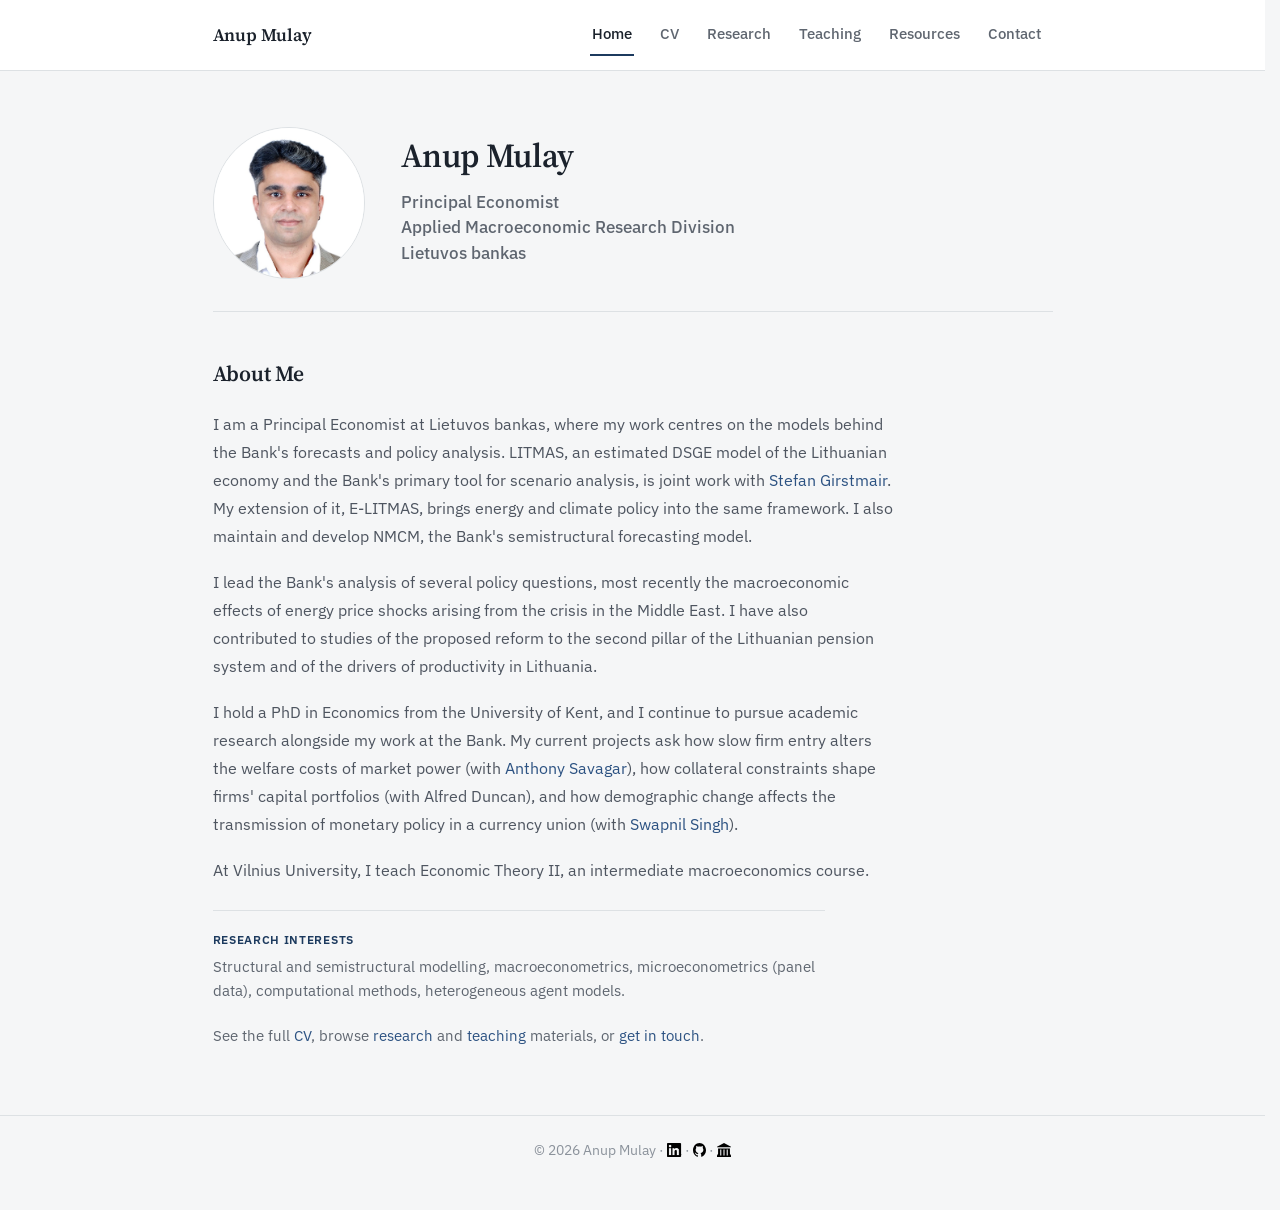
<file: index.html>
<!DOCTYPE html>
<html lang="en">
<head>
<meta charset="UTF-8">
<meta name="viewport" content="width=device-width, initial-scale=1.0">
<title>Anup Mulay, Economist</title>
<meta name="description" content="Anup Mulay is a Principal Economist at Lietuvos bankas specialising in structural and semistructural modelling and macroeconomic policy.">
<meta property="og:title" content="Anup Mulay, Economist">
<meta property="og:description" content="Principal Economist, Lietuvos bankas. Structural and semistructural modelling, policy scenarios, and macroeconomic forecasting.">
<meta property="og:type" content="website">
<meta property="og:image" content="assets/images/anup-mulay.jpg?v=2">
<meta name="google-site-verification" content="DKYR2qPB0Q_RHC6xR3OHBhrATOB_sz1ToDyqzYiDLmU" />
<link rel="icon" href="data:,">
<link rel="preconnect" href="https://fonts.googleapis.com">
<link rel="preconnect" href="https://fonts.gstatic.com" crossorigin>
<link rel="stylesheet" href="https://fonts.googleapis.com/css2?family=IBM+Plex+Sans:wght@400;500;600;700&family=Source+Serif+4:opsz,wght@8..60,500;8..60,600;8..60,700&display=swap">
<link rel="stylesheet" href="css/style.css?v=7">
</head>
<body>

<header class="site-header">
  <div class="nav-inner">
    <a class="brand" href="index.html">Anup Mulay</a>
    <button class="nav-toggle" aria-label="Toggle navigation">☰</button>
    <nav class="site-nav">
      <ul>
        <li><a href="index.html" class="active">Home</a></li>
        <li><a href="cv.html">CV</a></li>
        <li><a href="research.html">Research</a></li>
        <li><a href="teaching.html">Teaching</a></li>
        <li><a href="resources.html">Resources</a></li>
        <li><a href="contact.html">Contact</a></li>
      </ul>
    </nav>
  </div>
</header>

<main class="wrap">

  <section class="hero">
    <div class="hero-grid">
      <img class="avatar" src="assets/images/anup-mulay.jpg?v=2" alt="Anup Mulay">
      <div>
        <h1>Anup Mulay</h1>
        <p class="role">
          Principal Economist<br>
          Applied Macroeconomic Research Division<br>
          Lietuvos bankas
        </p>
      </div>
    </div>
  </section>

  <section class="section">
    <h2>About Me</h2>
    <div class="bio-text">
      <p>
        I am a Principal Economist at Lietuvos bankas, where my work centres on the models behind
        the Bank's forecasts and policy analysis. LITMAS, an estimated DSGE model of the
        Lithuanian economy and the Bank's primary tool for scenario analysis, is joint work with
        <a href="https://stefangirstmair.github.io/" target="_blank" rel="noopener">Stefan Girstmair</a>. My extension of it,
        E-LITMAS, brings energy and climate policy into the same framework. I also maintain and
        develop NMCM, the Bank's semistructural forecasting model.
      </p>
      <p>
        I lead the Bank's analysis of several policy questions, most recently the macroeconomic
        effects of energy price shocks arising from the crisis in the Middle East. I have also
        contributed to studies of the proposed reform to the second pillar of the Lithuanian
        pension system and of the drivers of productivity in Lithuania.
      </p>
      <p>
        I hold a PhD in Economics from the University of Kent, and I continue to pursue academic
        research alongside my work at the Bank. My current projects ask how slow firm entry alters
        the welfare costs of market power (with <a href="https://www.asavagar.com/" target="_blank" rel="noopener">Anthony Savagar</a>), how collateral
        constraints shape firms' capital portfolios (with Alfred Duncan), and how demographic
        change affects the transmission of monetary policy in a currency union (with <a href="https://swapnil1987.github.io/" target="_blank" rel="noopener">Swapnil Singh</a>).
      </p>
      <p>
        At Vilnius University, I teach Economic Theory II, an intermediate macroeconomics course.
      </p>
    </div>

    <p class="interests">
      <span class="interests-label">Research interests</span>
      Structural and semistructural modelling, macroeconometrics, microeconometrics (panel data), computational methods, heterogeneous agent models.
    </p>

    <p class="more-links">
      See the full <a href="cv.html">CV</a>, browse <a href="research.html">research</a> and
      <a href="teaching.html">teaching</a> materials, or <a href="contact.html">get in touch</a>.
    </p>
  </section>

</main>

<footer class="site-footer">
  <div class="wrap">
    &copy; <span id="year"></span> Anup Mulay &middot;
    <a href="https://www.linkedin.com/in/anupmulay1" target="_blank" rel="noopener" title="LinkedIn"><img class="brand-logo" src="assets/images/brand/linkedin-in-black.png" alt="LinkedIn" width="840" height="779"></a> &middot;
    <a href="https://github.com/anupmulay" target="_blank" rel="noopener" title="GitHub"><img class="brand-logo" src="assets/images/brand/github-invertocat-black.svg" alt="GitHub" width="98" height="96"></a> &middot;
    <a href="https://www.lb.lt/en/anup-shamsundar-mulay" target="_blank" rel="noopener" title="Lietuvos bankas"><img class="brand-logo" src="assets/images/icons/bank.svg" alt="Lietuvos bankas" width="26" height="26"></a>
  </div>
</footer>

<script src="js/main.js"></script>
<script>document.getElementById("year").textContent = new Date().getFullYear();</script>
</body>
</html>
</file>
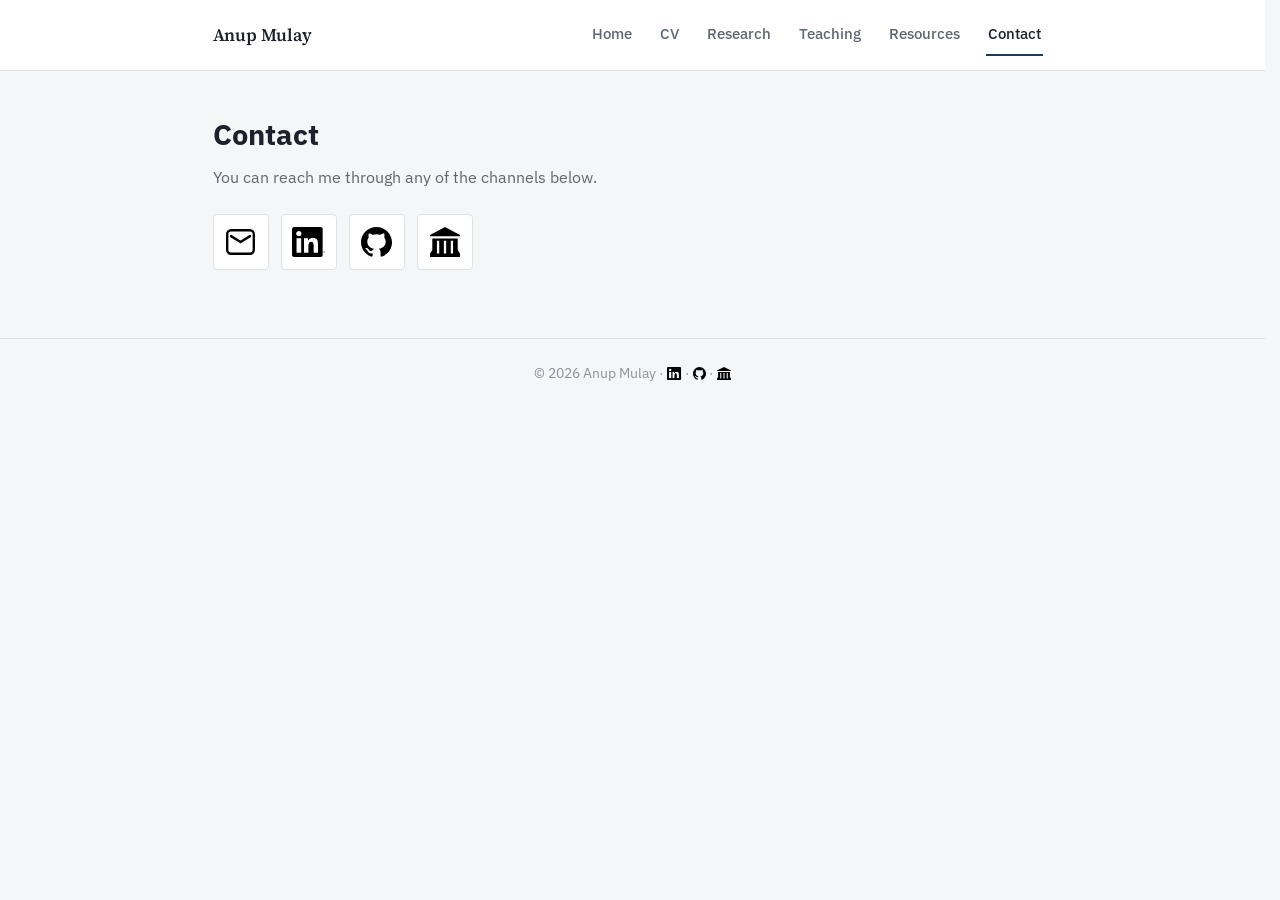
<file: contact.html>
<!DOCTYPE html>
<html lang="en">
<head>
<meta charset="UTF-8">
<meta name="viewport" content="width=device-width, initial-scale=1.0">
<title>Anup Mulay, Contact</title>
<meta name="description" content="Get in touch with Anup Mulay, Principal Economist at Lietuvos bankas.">
<link rel="icon" href="data:,">
<link rel="preconnect" href="https://fonts.googleapis.com">
<link rel="preconnect" href="https://fonts.gstatic.com" crossorigin>
<link rel="stylesheet" href="https://fonts.googleapis.com/css2?family=IBM+Plex+Sans:wght@400;500;600;700&family=Source+Serif+4:opsz,wght@8..60,500;8..60,600;8..60,700&display=swap">
<link rel="stylesheet" href="css/style.css?v=7">
</head>
<body>

<header class="site-header">
  <div class="nav-inner">
    <a class="brand" href="index.html">Anup Mulay</a>
    <button class="nav-toggle" aria-label="Toggle navigation">☰</button>
    <nav class="site-nav">
      <ul>
        <li><a href="index.html">Home</a></li>
        <li><a href="cv.html">CV</a></li>
        <li><a href="research.html">Research</a></li>
        <li><a href="teaching.html">Teaching</a></li>
        <li><a href="resources.html">Resources</a></li>
        <li><a href="contact.html" class="active">Contact</a></li>
      </ul>
    </nav>
  </div>
</header>

<main class="wrap">

  <section class="section" style="padding-top:40px;">
    <h1 style="margin:0 0 8px; font-size:1.8rem;">Contact</h1>
    <p style="color:var(--text-muted); margin:0 0 24px;">You can reach me through any of the channels below.</p>

    <div class="contact-grid">
      <a class="contact-card" href="mailto:anupmulay1@gmail.com" title="Email">
        <img class="mail-icon" src="assets/images/icons/mail.svg" alt="Email" width="31" height="27">
      </a>
      <a class="contact-card" href="https://www.linkedin.com/in/anupmulay1" target="_blank" rel="noopener" title="LinkedIn">
        <img src="assets/images/brand/linkedin-in-black.png" alt="LinkedIn" width="840" height="779">
      </a>
      <a class="contact-card" href="https://github.com/anupmulay" target="_blank" rel="noopener" title="GitHub">
        <img src="assets/images/brand/github-invertocat-black.svg" alt="GitHub" width="98" height="96">
      </a>
      <a class="contact-card" href="https://www.lb.lt/en/anup-shamsundar-mulay" target="_blank" rel="noopener" title="Lietuvos bankas">
        <img src="assets/images/icons/bank.svg" alt="Lietuvos bankas" width="26" height="26">
      </a>
    </div>
  </section>

</main>

<footer class="site-footer">
  <div class="wrap">
    &copy; <span id="year"></span> Anup Mulay &middot;
    <a href="https://www.linkedin.com/in/anupmulay1" target="_blank" rel="noopener" title="LinkedIn"><img class="brand-logo" src="assets/images/brand/linkedin-in-black.png" alt="LinkedIn" width="840" height="779"></a> &middot;
    <a href="https://github.com/anupmulay" target="_blank" rel="noopener" title="GitHub"><img class="brand-logo" src="assets/images/brand/github-invertocat-black.svg" alt="GitHub" width="98" height="96"></a> &middot;
    <a href="https://www.lb.lt/en/anup-shamsundar-mulay" target="_blank" rel="noopener" title="Lietuvos bankas"><img class="brand-logo" src="assets/images/icons/bank.svg" alt="Lietuvos bankas" width="26" height="26"></a>
  </div>
</footer>

<script src="js/main.js"></script>
<script>document.getElementById("year").textContent = new Date().getFullYear();</script>
</body>
</html>
</file>
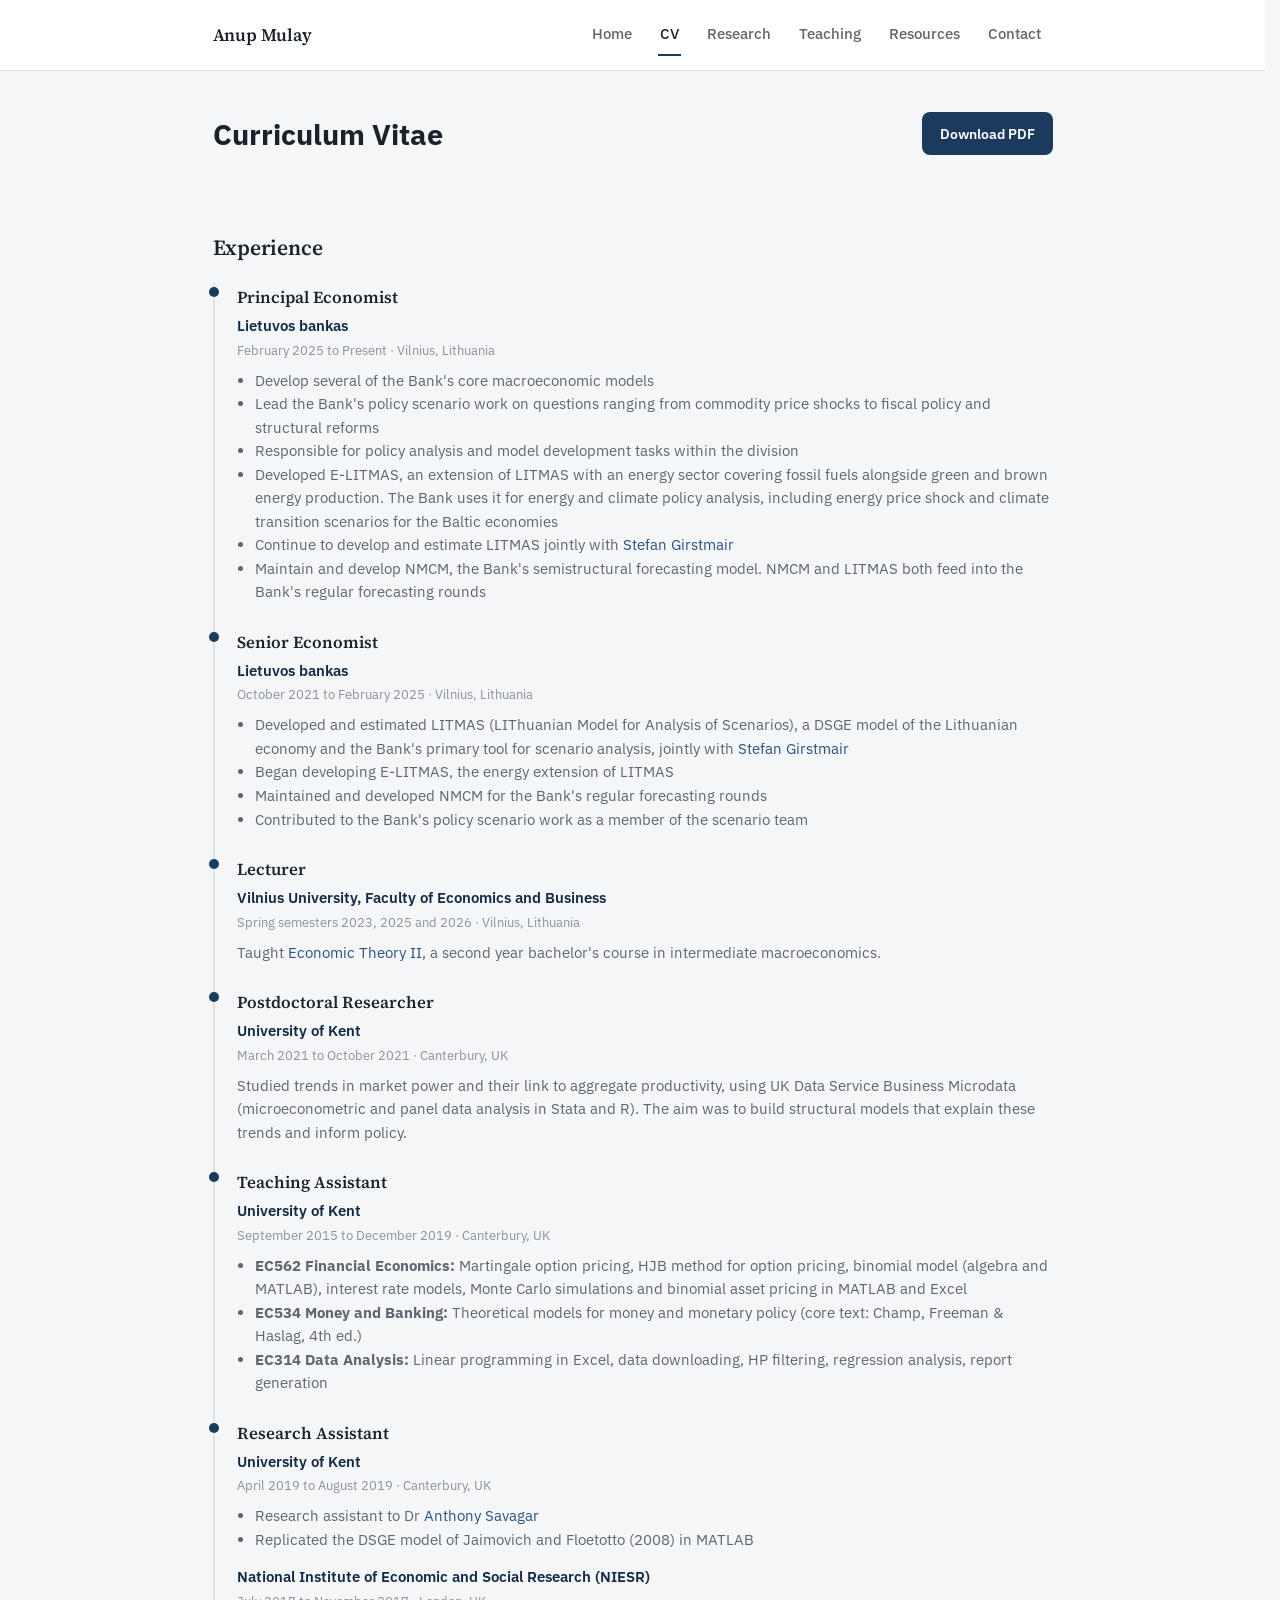
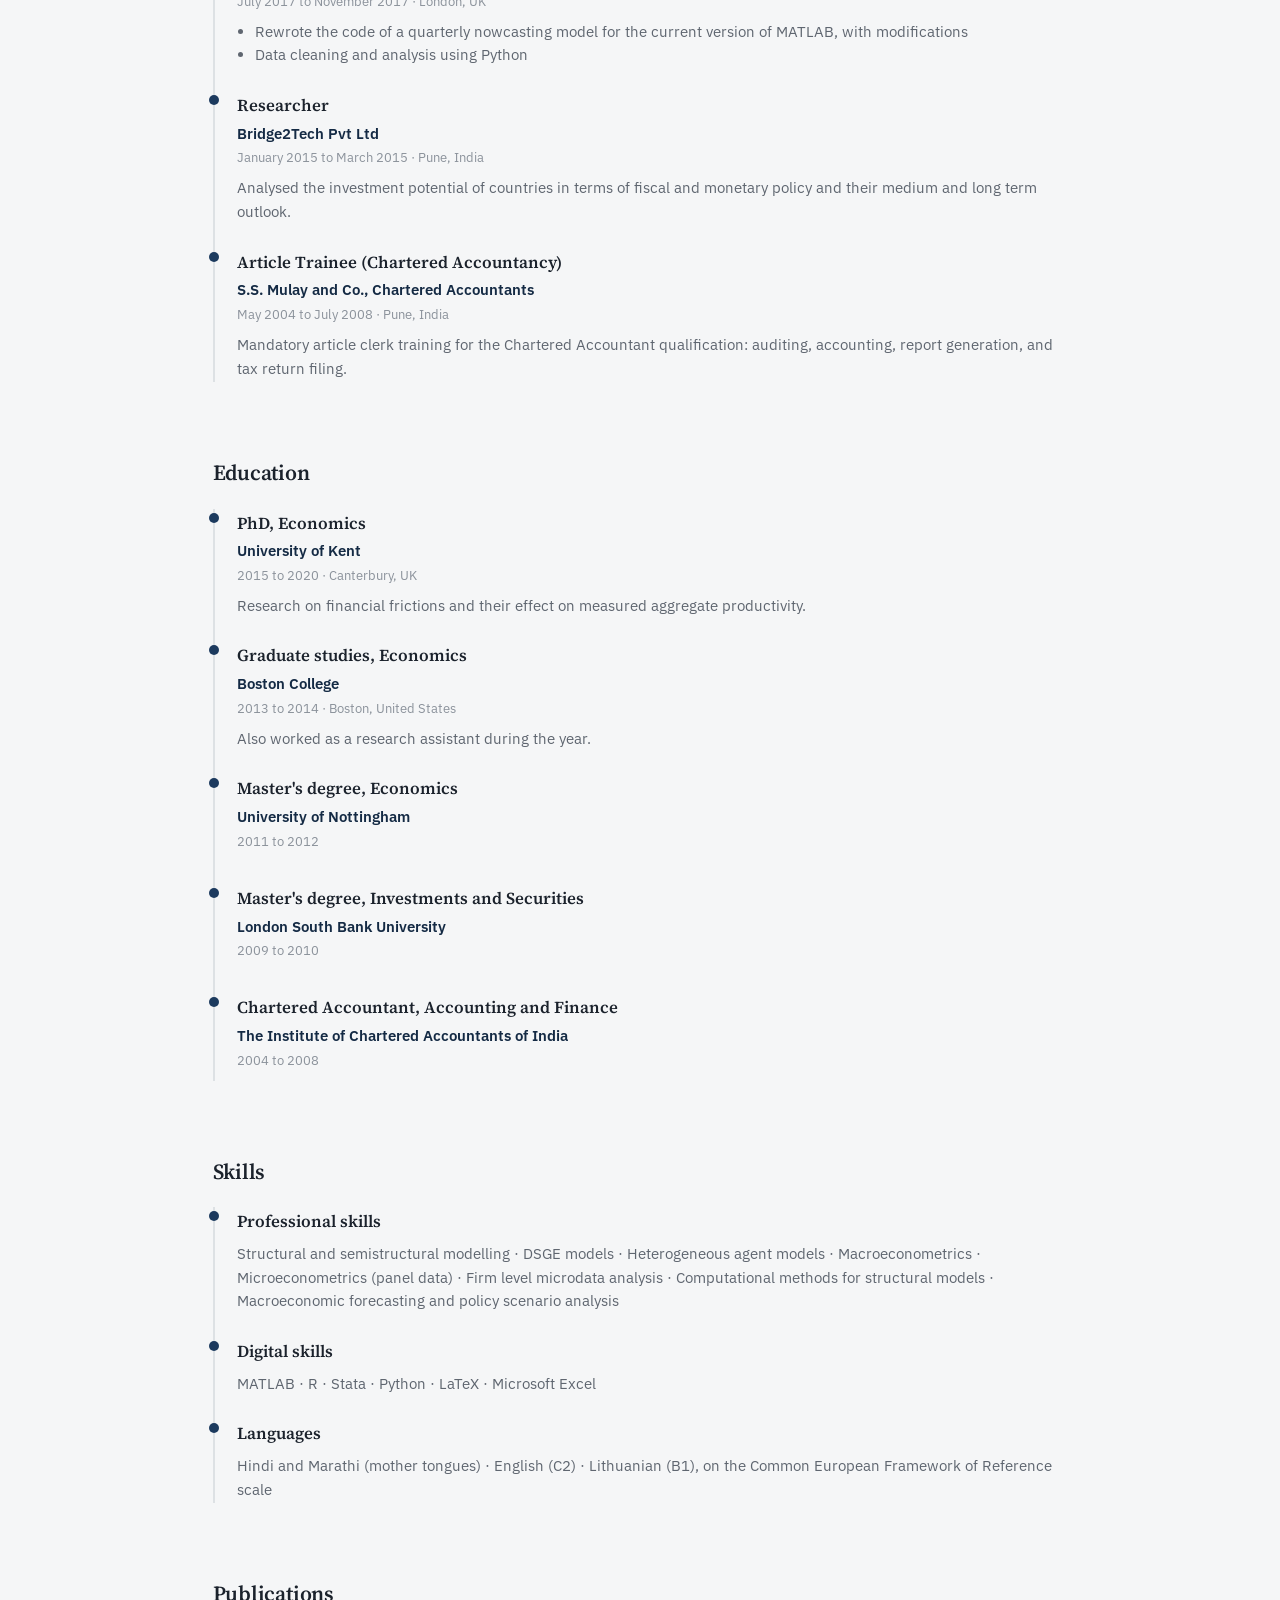
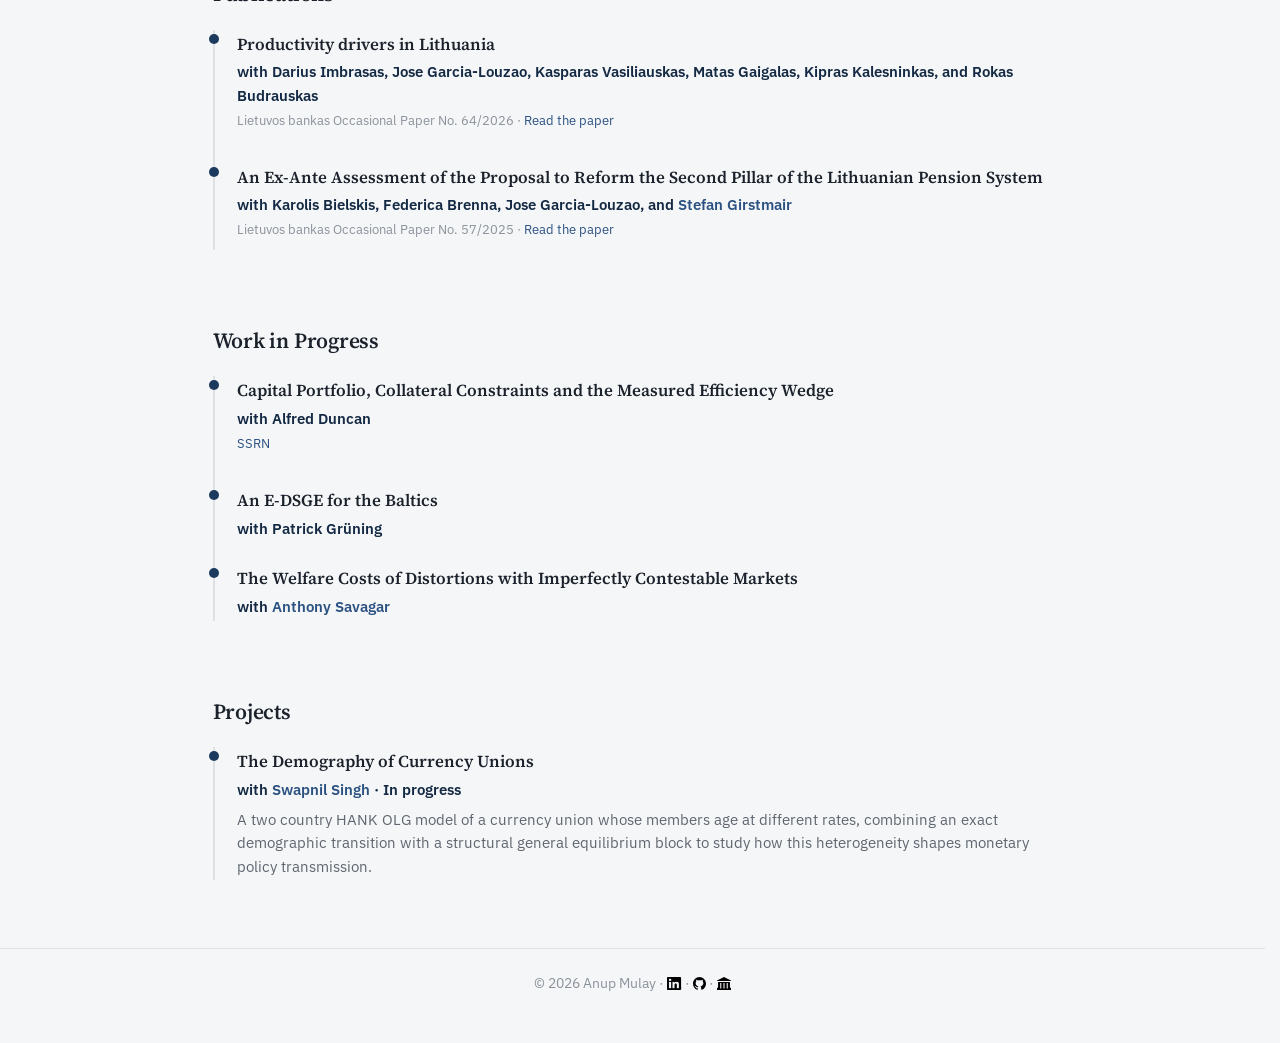
<file: cv.html>
<!DOCTYPE html>
<html lang="en">
<head>
<meta charset="UTF-8">
<meta name="viewport" content="width=device-width, initial-scale=1.0">
<title>Anup Mulay, CV</title>
<meta name="description" content="Curriculum Vitae of Anup Mulay: experience, education, and skills in economics, structural and semistructural modelling, and macroeconometrics.">
<link rel="icon" href="data:,">
<link rel="preconnect" href="https://fonts.googleapis.com">
<link rel="preconnect" href="https://fonts.gstatic.com" crossorigin>
<link rel="stylesheet" href="https://fonts.googleapis.com/css2?family=IBM+Plex+Sans:wght@400;500;600;700&family=Source+Serif+4:opsz,wght@8..60,500;8..60,600;8..60,700&display=swap">
<link rel="stylesheet" href="css/style.css?v=7">
</head>
<body>

<header class="site-header">
  <div class="nav-inner">
    <a class="brand" href="index.html">Anup Mulay</a>
    <button class="nav-toggle" aria-label="Toggle navigation">☰</button>
    <nav class="site-nav">
      <ul>
        <li><a href="index.html">Home</a></li>
        <li><a href="cv.html" class="active">CV</a></li>
        <li><a href="research.html">Research</a></li>
        <li><a href="teaching.html">Teaching</a></li>
        <li><a href="resources.html">Resources</a></li>
        <li><a href="contact.html">Contact</a></li>
      </ul>
    </nav>
  </div>
</header>

<main class="wrap">

  <section class="section" style="padding-top:40px;">
    <div style="display:flex; align-items:center; justify-content:space-between; flex-wrap:wrap; gap:12px;">
      <h1 style="margin:0; font-size:1.8rem;">Curriculum Vitae</h1>
      <a class="btn" href="assets/cv/Anup_Mulay_CV.pdf?v=10" target="_blank" rel="noopener">Download PDF</a>
    </div>
  </section>

  <section class="section">
    <h2>Experience</h2>

    <div class="timeline-item">
      <h3>Principal Economist</h3>
      <div class="org">Lietuvos bankas</div>
      <div class="meta">February 2025 to Present · Vilnius, Lithuania</div>
      <ul>
        <li>Develop several of the Bank's core macroeconomic models</li>
        <li>Lead the Bank's policy scenario work on questions ranging from commodity price shocks to fiscal policy and structural reforms</li>
        <li>Responsible for policy analysis and model development tasks within the division</li>
        <li>Developed E-LITMAS, an extension of LITMAS with an energy sector covering fossil fuels alongside green and brown energy production. The Bank uses it for energy and climate policy analysis, including energy price shock and climate transition scenarios for the Baltic economies</li>
        <li>Continue to develop and estimate LITMAS jointly with <a href="https://stefangirstmair.github.io/" target="_blank" rel="noopener">Stefan Girstmair</a></li>
        <li>Maintain and develop NMCM, the Bank's semistructural forecasting model. NMCM and LITMAS both feed into the Bank's regular forecasting rounds</li>
      </ul>
    </div>

    <div class="timeline-item">
      <h3>Senior Economist</h3>
      <div class="org">Lietuvos bankas</div>
      <div class="meta">October 2021 to February 2025 · Vilnius, Lithuania</div>
      <ul>
        <li>Developed and estimated LITMAS (LIThuanian Model for Analysis of Scenarios), a DSGE model of the Lithuanian economy and the Bank's primary tool for scenario analysis, jointly with <a href="https://stefangirstmair.github.io/" target="_blank" rel="noopener">Stefan Girstmair</a></li>
        <li>Began developing E-LITMAS, the energy extension of LITMAS</li>
        <li>Maintained and developed NMCM for the Bank's regular forecasting rounds</li>
        <li>Contributed to the Bank's policy scenario work as a member of the scenario team</li>
      </ul>
    </div>

    <div class="timeline-item">
      <h3>Lecturer</h3>
      <div class="org">Vilnius University, Faculty of Economics and Business</div>
      <div class="meta">Spring semesters 2023, 2025 and 2026 · Vilnius, Lithuania</div>
      <p>Taught <a href="teaching.html">Economic Theory II</a>, a second year bachelor's course in intermediate macroeconomics.</p>
    </div>

    <div class="timeline-item">
      <h3>Postdoctoral Researcher</h3>
      <div class="org">University of Kent</div>
      <div class="meta">March 2021 to October 2021 · Canterbury, UK</div>
      <p>Studied trends in market power and their link to aggregate productivity, using UK Data Service Business Microdata (microeconometric and panel data analysis in Stata and R). The aim was to build structural models that explain these trends and inform policy.</p>
    </div>

    <div class="timeline-item">
      <h3>Teaching Assistant</h3>
      <div class="org">University of Kent</div>
      <div class="meta">September 2015 to December 2019 · Canterbury, UK</div>
      <ul>
        <li><strong>EC562 Financial Economics:</strong> Martingale option pricing, HJB method for option pricing, binomial model (algebra and MATLAB), interest rate models, Monte Carlo simulations and binomial asset pricing in MATLAB and Excel</li>
        <li><strong>EC534 Money and Banking:</strong> Theoretical models for money and monetary policy (core text: Champ, Freeman &amp; Haslag, 4th ed.)</li>
        <li><strong>EC314 Data Analysis:</strong> Linear programming in Excel, data downloading, HP filtering, regression analysis, report generation</li>
      </ul>
    </div>

    <div class="timeline-item">
      <h3>Research Assistant</h3>
      <div class="org">University of Kent</div>
      <div class="meta">April 2019 to August 2019 · Canterbury, UK</div>
      <ul>
        <li>Research assistant to Dr <a href="https://www.asavagar.com/" target="_blank" rel="noopener">Anthony Savagar</a></li>
        <li>Replicated the DSGE model of Jaimovich and Floetotto (2008) in MATLAB</li>
      </ul>
      <div class="org">National Institute of Economic and Social Research (NIESR)</div>
      <div class="meta">July 2017 to November 2017 · London, UK</div>
      <ul>
        <li>Rewrote the code of a quarterly nowcasting model for the current version of MATLAB, with modifications</li>
        <li>Data cleaning and analysis using Python</li>
      </ul>
    </div>

    <div class="timeline-item">
      <h3>Researcher</h3>
      <div class="org">Bridge2Tech Pvt Ltd</div>
      <div class="meta">January 2015 to March 2015 · Pune, India</div>
      <p>Analysed the investment potential of countries in terms of fiscal and monetary policy and their medium and long term outlook.</p>
    </div>

    <div class="timeline-item">
      <h3>Article Trainee (Chartered Accountancy)</h3>
      <div class="org">S.S. Mulay and Co., Chartered Accountants</div>
      <div class="meta">May 2004 to July 2008 · Pune, India</div>
      <p>Mandatory article clerk training for the Chartered Accountant qualification: auditing, accounting, report generation, and tax return filing.</p>
    </div>
  </section>

  <section class="section">
    <h2>Education</h2>
    <div class="timeline-item">
      <h3>PhD, Economics</h3>
      <div class="org">University of Kent</div>
      <div class="meta">2015 to 2020 · Canterbury, UK</div>
      <p>Research on financial frictions and their effect on measured aggregate productivity.</p>
    </div>
    <div class="timeline-item">
      <h3>Graduate studies, Economics</h3>
      <div class="org">Boston College</div>
      <div class="meta">2013 to 2014 · Boston, United States</div>
      <p>Also worked as a research assistant during the year.</p>
    </div>
    <div class="timeline-item">
      <h3>Master's degree, Economics</h3>
      <div class="org">University of Nottingham</div>
      <div class="meta">2011 to 2012</div>
    </div>
    <div class="timeline-item">
      <h3>Master's degree, Investments and Securities</h3>
      <div class="org">London South Bank University</div>
      <div class="meta">2009 to 2010</div>
    </div>
    <div class="timeline-item">
      <h3>Chartered Accountant, Accounting and Finance</h3>
      <div class="org">The Institute of Chartered Accountants of India</div>
      <div class="meta">2004 to 2008</div>
    </div>
  </section>

  <section class="section">
    <h2>Skills</h2>
    <div class="timeline-item">
      <h3>Professional skills</h3>
      <p>Structural and semistructural modelling &middot; DSGE models &middot; Heterogeneous agent models &middot; Macroeconometrics &middot; Microeconometrics (panel data) &middot; Firm level microdata analysis &middot; Computational methods for structural models &middot; Macroeconomic forecasting and policy scenario analysis</p>
    </div>
    <div class="timeline-item">
      <h3>Digital skills</h3>
      <p>MATLAB &middot; R &middot; Stata &middot; Python &middot; LaTeX &middot; Microsoft Excel</p>
    </div>
    <div class="timeline-item">
      <h3>Languages</h3>
      <p>Hindi and Marathi (mother tongues) &middot; English (C2) &middot; Lithuanian (B1), on the Common European Framework of Reference scale</p>
    </div>
  </section>

  <section class="section">
    <h2>Publications</h2>
    <div class="timeline-item">
      <h3>Productivity drivers in Lithuania</h3>
      <div class="org">with Darius Imbrasas, Jose Garcia-Louzao, Kasparas Vasiliauskas, Matas Gaigalas, Kipras Kalesninkas, and Rokas Budrauskas</div>
      <div class="meta">Lietuvos bankas Occasional Paper No. 64/2026 · <a href="https://www.lb.lt/uploads/publications/docs/80830_89ea45270c557e2697b3c0a20ebb4dfa.pdf" target="_blank" rel="noopener">Read the paper</a></div>
    </div>
    <div class="timeline-item">
      <h3>An Ex-Ante Assessment of the Proposal to Reform the Second Pillar of the Lithuanian Pension System</h3>
      <div class="org">with Karolis Bielskis, Federica Brenna, Jose Garcia-Louzao, and <a href="https://stefangirstmair.github.io/" target="_blank" rel="noopener">Stefan Girstmair</a></div>
      <div class="meta">Lietuvos bankas Occasional Paper No. 57/2025 · <a href="https://www.lb.lt/uploads/publications/docs/51997_99f0a98e57fd62873e5bab678d6514d2.pdf" target="_blank" rel="noopener">Read the paper</a></div>
    </div>
  </section>

  <section class="section">
    <h2>Work in Progress</h2>
    <div class="timeline-item">
      <h3>Capital Portfolio, Collateral Constraints and the Measured Efficiency Wedge</h3>
      <div class="org">with Alfred Duncan</div>
      <div class="meta"><a href="https://papers.ssrn.com/sol3/papers.cfm?abstract_id=4251610" target="_blank" rel="noopener">SSRN</a></div>
    </div>
    <div class="timeline-item">
      <h3>An E-DSGE for the Baltics</h3>
      <div class="org">with Patrick Grüning</div>
    </div>
    <div class="timeline-item">
      <h3>The Welfare Costs of Distortions with Imperfectly Contestable Markets</h3>
      <div class="org">with <a href="https://www.asavagar.com/" target="_blank" rel="noopener">Anthony Savagar</a></div>
    </div>
  </section>

  <section class="section">
    <h2>Projects</h2>
    <div class="timeline-item">
      <h3>The Demography of Currency Unions</h3>
      <div class="org">with <a href="https://swapnil1987.github.io/" target="_blank" rel="noopener">Swapnil Singh</a> · In progress</div>
      <p>A two country HANK OLG model of a currency union whose members age at different rates, combining an exact demographic transition with a structural general equilibrium block to study how this heterogeneity shapes monetary policy transmission.</p>
    </div>
  </section>

</main>

<footer class="site-footer">
  <div class="wrap">
    &copy; <span id="year"></span> Anup Mulay &middot;
    <a href="https://www.linkedin.com/in/anupmulay1" target="_blank" rel="noopener" title="LinkedIn"><img class="brand-logo" src="assets/images/brand/linkedin-in-black.png" alt="LinkedIn" width="840" height="779"></a> &middot;
    <a href="https://github.com/anupmulay" target="_blank" rel="noopener" title="GitHub"><img class="brand-logo" src="assets/images/brand/github-invertocat-black.svg" alt="GitHub" width="98" height="96"></a> &middot;
    <a href="https://www.lb.lt/en/anup-shamsundar-mulay" target="_blank" rel="noopener" title="Lietuvos bankas"><img class="brand-logo" src="assets/images/icons/bank.svg" alt="Lietuvos bankas" width="26" height="26"></a>
  </div>
</footer>

<script src="js/main.js"></script>
<script>document.getElementById("year").textContent = new Date().getFullYear();</script>
</body>
</html>
</file>
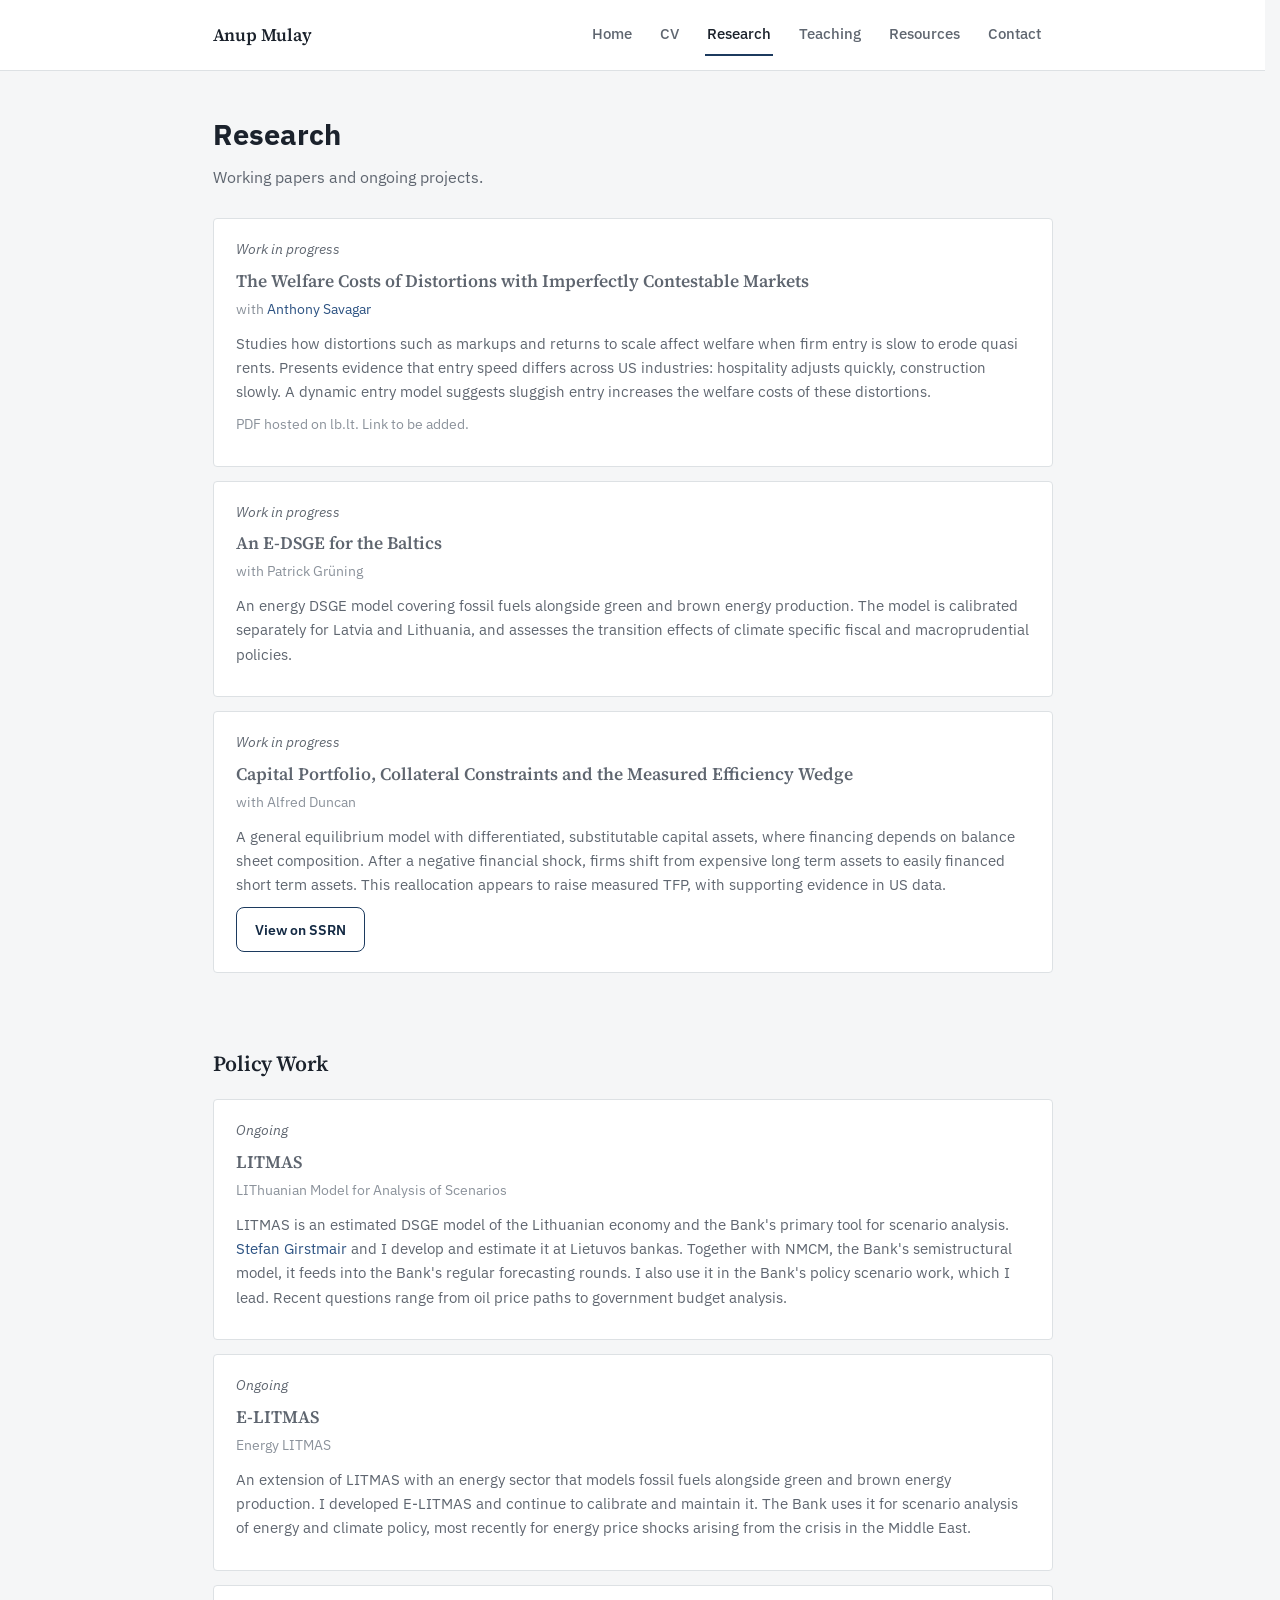
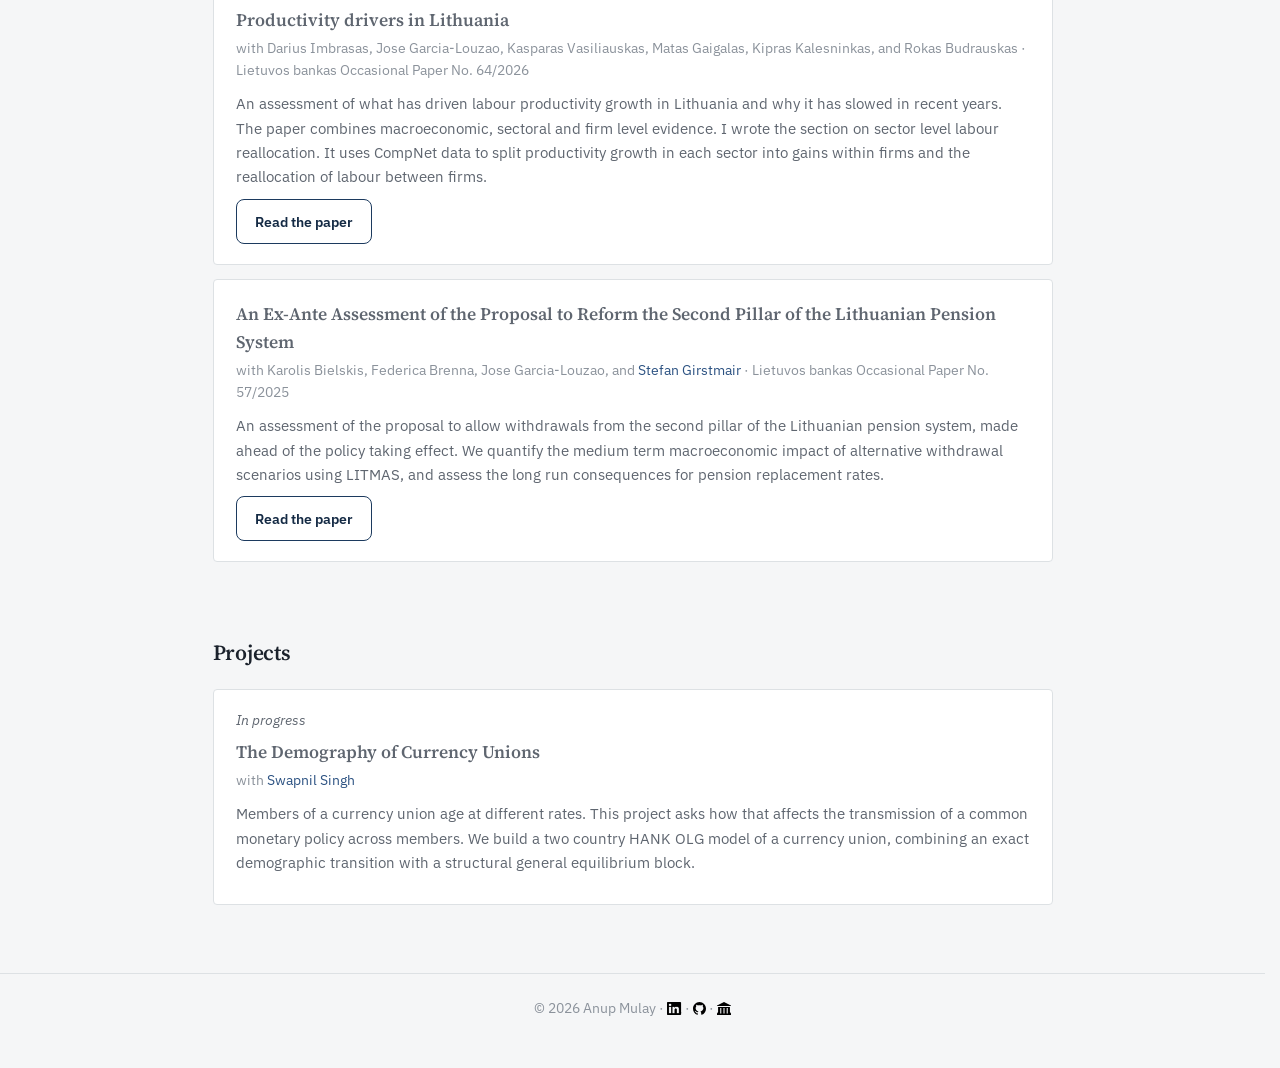
<file: research.html>
<!DOCTYPE html>
<html lang="en">
<head>
<meta charset="UTF-8">
<meta name="viewport" content="width=device-width, initial-scale=1.0">
<title>Anup Mulay, Research</title>
<meta name="description" content="Research projects by Anup Mulay on welfare costs of distortions, capital portfolio and collateral constraints, and climate modelling for the Baltics.">
<link rel="icon" href="data:,">
<link rel="preconnect" href="https://fonts.googleapis.com">
<link rel="preconnect" href="https://fonts.gstatic.com" crossorigin>
<link rel="stylesheet" href="https://fonts.googleapis.com/css2?family=IBM+Plex+Sans:wght@400;500;600;700&family=Source+Serif+4:opsz,wght@8..60,500;8..60,600;8..60,700&display=swap">
<link rel="stylesheet" href="css/style.css?v=7">
</head>
<body>

<header class="site-header">
  <div class="nav-inner">
    <a class="brand" href="index.html">Anup Mulay</a>
    <button class="nav-toggle" aria-label="Toggle navigation">☰</button>
    <nav class="site-nav">
      <ul>
        <li><a href="index.html">Home</a></li>
        <li><a href="cv.html">CV</a></li>
        <li><a href="research.html" class="active">Research</a></li>
        <li><a href="teaching.html">Teaching</a></li>
        <li><a href="resources.html">Resources</a></li>
        <li><a href="contact.html">Contact</a></li>
      </ul>
    </nav>
  </div>
</header>

<main class="wrap">

  <section class="section" style="padding-top:40px;">
    <h1 style="margin:0 0 8px; font-size:1.8rem;">Research</h1>
    <p style="color:var(--text-muted); margin:0;">Working papers and ongoing projects.</p>
  </section>

  <section class="section" style="padding-top:0;">

    <div class="card paper">
      <span class="status">Work in progress</span>
      <p class="paper-title">The Welfare Costs of Distortions with Imperfectly Contestable Markets</p>
      <p class="paper-meta">with <a href="https://www.asavagar.com/" target="_blank" rel="noopener">Anthony Savagar</a></p>
      <p>Studies how distortions such as markups and returns to scale affect welfare when firm entry is slow to erode quasi rents. Presents evidence that entry speed differs across US industries: hospitality adjusts quickly, construction slowly. A dynamic entry model suggests sluggish entry increases the welfare costs of these distortions.</p>
      <p style="color:var(--text-faint); font-size:0.85rem;">PDF hosted on lb.lt. Link to be added.</p>
    </div>

    <div class="card paper">
      <span class="status">Work in progress</span>
      <p class="paper-title">An E-DSGE for the Baltics</p>
      <p class="paper-meta">with Patrick Grüning</p>
      <p>An energy DSGE model covering fossil fuels alongside green and brown energy production. The model is calibrated separately for Latvia and Lithuania, and assesses the transition effects of climate specific fiscal and macroprudential policies.</p>
    </div>

    <div class="card paper">
      <span class="status">Work in progress</span>
      <p class="paper-title">Capital Portfolio, Collateral Constraints and the Measured Efficiency Wedge</p>
      <p class="paper-meta">with Alfred Duncan</p>
      <p>A general equilibrium model with differentiated, substitutable capital assets, where financing depends on balance sheet composition. After a negative financial shock, firms shift from expensive long term assets to easily financed short term assets. This reallocation appears to raise measured TFP, with supporting evidence in US data.</p>
      <a class="btn-outline btn" href="https://papers.ssrn.com/sol3/papers.cfm?abstract_id=4251610" target="_blank" rel="noopener">View on SSRN</a>
    </div>

  </section>

  <section class="section">
    <h2>Policy Work</h2>

    <div class="card paper">
      <span class="status">Ongoing</span>
      <p class="paper-title">LITMAS</p>
      <p class="paper-meta">LIThuanian Model for Analysis of Scenarios</p>
      <p>LITMAS is an estimated DSGE model of the Lithuanian economy and the Bank's primary tool for scenario analysis. <a href="https://stefangirstmair.github.io/" target="_blank" rel="noopener">Stefan Girstmair</a> and I develop and estimate it at Lietuvos bankas. Together with NMCM, the Bank's semistructural model, it feeds into the Bank's regular forecasting rounds. I also use it in the Bank's policy scenario work, which I lead. Recent questions range from oil price paths to government budget analysis.</p>
    </div>

    <div class="card paper">
      <span class="status">Ongoing</span>
      <p class="paper-title">E-LITMAS</p>
      <p class="paper-meta">Energy LITMAS</p>
      <p>An extension of LITMAS with an energy sector that models fossil fuels alongside green and brown energy production. I developed E-LITMAS and continue to calibrate and maintain it. The Bank uses it for scenario analysis of energy and climate policy, most recently for energy price shocks arising from the crisis in the Middle East.</p>
    </div>

    <div class="card paper">
      <p class="paper-title">Productivity drivers in Lithuania</p>
      <p class="paper-meta">with Darius Imbrasas, Jose Garcia-Louzao, Kasparas Vasiliauskas, Matas Gaigalas, Kipras Kalesninkas, and Rokas Budrauskas &middot; Lietuvos bankas Occasional Paper No. 64/2026</p>
      <p>An assessment of what has driven labour productivity growth in Lithuania and why it has slowed in recent years. The paper combines macroeconomic, sectoral and firm level evidence. I wrote the section on sector level labour reallocation. It uses CompNet data to split productivity growth in each sector into gains within firms and the reallocation of labour between firms.</p>
      <a class="btn-outline btn" href="https://www.lb.lt/uploads/publications/docs/80830_89ea45270c557e2697b3c0a20ebb4dfa.pdf" target="_blank" rel="noopener">Read the paper</a>
    </div>

    <div class="card paper">
      <p class="paper-title">An Ex-Ante Assessment of the Proposal to Reform the Second Pillar of the Lithuanian Pension System</p>
      <p class="paper-meta">with Karolis Bielskis, Federica Brenna, Jose Garcia-Louzao, and <a href="https://stefangirstmair.github.io/" target="_blank" rel="noopener">Stefan Girstmair</a> &middot; Lietuvos bankas Occasional Paper No. 57/2025</p>
      <p>An assessment of the proposal to allow withdrawals from the second pillar of the Lithuanian pension system, made ahead of the policy taking effect. We quantify the medium term macroeconomic impact of alternative withdrawal scenarios using LITMAS, and assess the long run consequences for pension replacement rates.</p>
      <a class="btn-outline btn" href="https://www.lb.lt/uploads/publications/docs/51997_99f0a98e57fd62873e5bab678d6514d2.pdf" target="_blank" rel="noopener">Read the paper</a>
    </div>

  </section>

  <section class="section">
    <h2>Projects</h2>

    <div class="card paper">
      <span class="status">In progress</span>
      <p class="paper-title">The Demography of Currency Unions</p>
      <p class="paper-meta">with <a href="https://swapnil1987.github.io/" target="_blank" rel="noopener">Swapnil Singh</a></p>
      <p>Members of a currency union age at different rates. This project asks how that affects the transmission of a common monetary policy across members. We build a two country HANK OLG model of a currency union, combining an exact demographic transition with a structural general equilibrium block.</p>
    </div>

  </section>

</main>

<footer class="site-footer">
  <div class="wrap">
    &copy; <span id="year"></span> Anup Mulay &middot;
    <a href="https://www.linkedin.com/in/anupmulay1" target="_blank" rel="noopener" title="LinkedIn"><img class="brand-logo" src="assets/images/brand/linkedin-in-black.png" alt="LinkedIn" width="840" height="779"></a> &middot;
    <a href="https://github.com/anupmulay" target="_blank" rel="noopener" title="GitHub"><img class="brand-logo" src="assets/images/brand/github-invertocat-black.svg" alt="GitHub" width="98" height="96"></a> &middot;
    <a href="https://www.lb.lt/en/anup-shamsundar-mulay" target="_blank" rel="noopener" title="Lietuvos bankas"><img class="brand-logo" src="assets/images/icons/bank.svg" alt="Lietuvos bankas" width="26" height="26"></a>
  </div>
</footer>

<script src="js/main.js"></script>
<script>document.getElementById("year").textContent = new Date().getFullYear();</script>
</body>
</html>
</file>
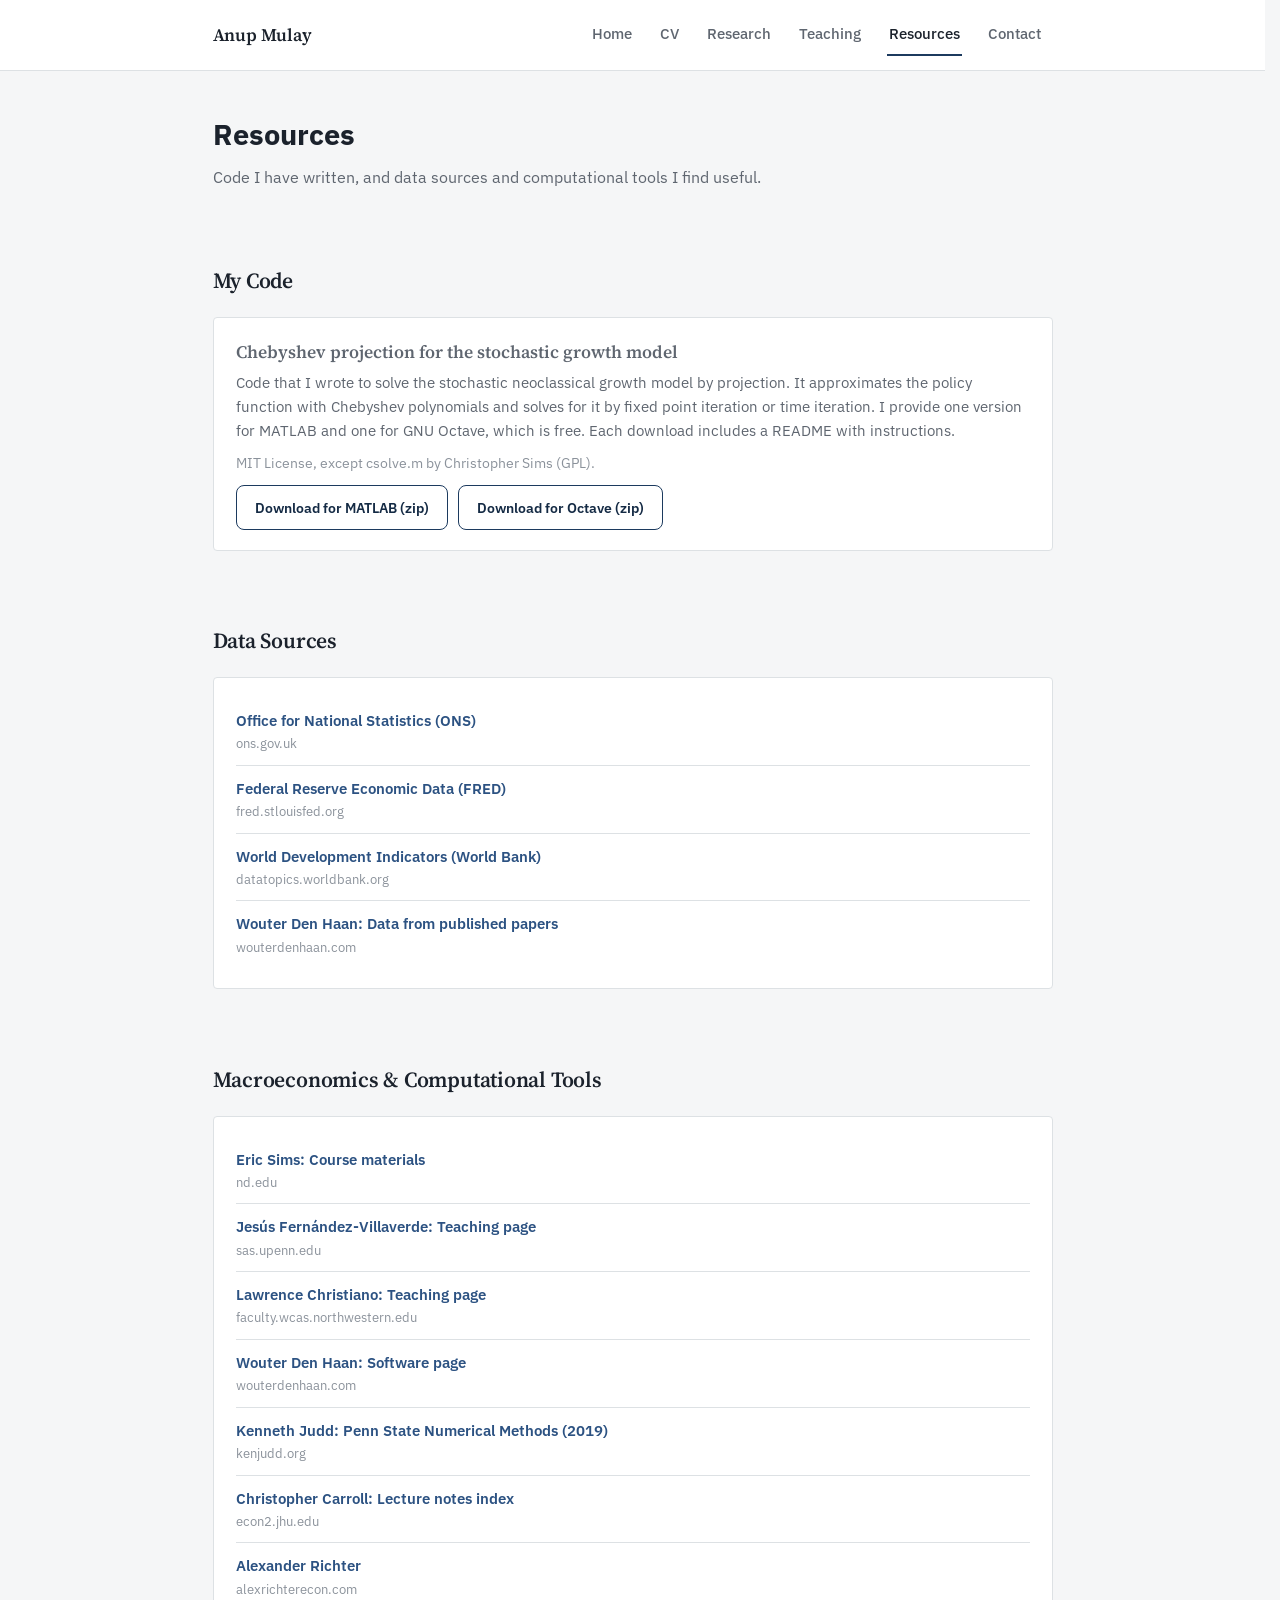
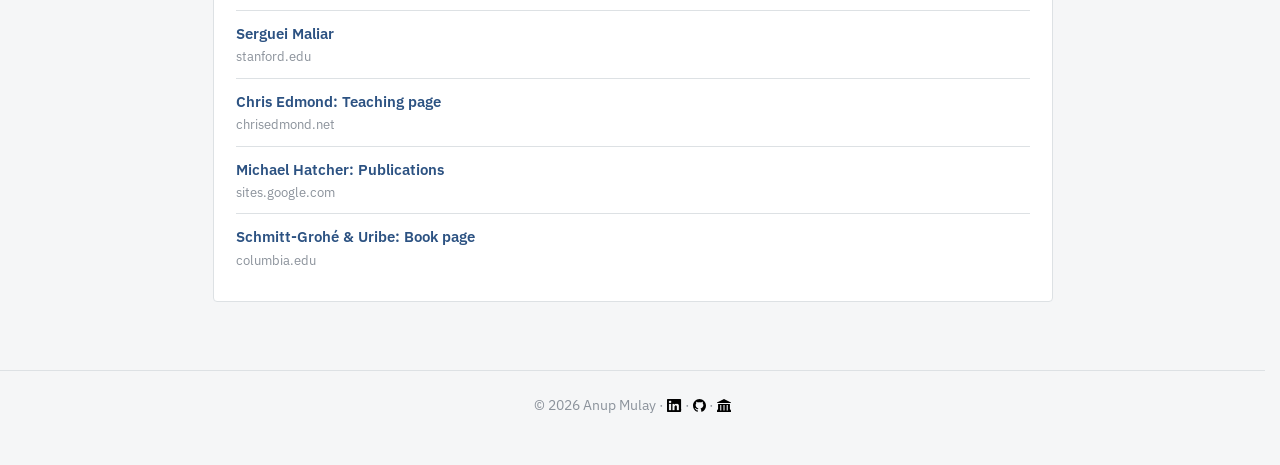
<file: resources.html>
<!DOCTYPE html>
<html lang="en">
<head>
<meta charset="UTF-8">
<meta name="viewport" content="width=device-width, initial-scale=1.0">
<title>Anup Mulay, Resources</title>
<meta name="description" content="Data sources and computational macroeconomics resources curated by Anup Mulay.">
<link rel="icon" href="data:,">
<link rel="preconnect" href="https://fonts.googleapis.com">
<link rel="preconnect" href="https://fonts.gstatic.com" crossorigin>
<link rel="stylesheet" href="https://fonts.googleapis.com/css2?family=IBM+Plex+Sans:wght@400;500;600;700&family=Source+Serif+4:opsz,wght@8..60,500;8..60,600;8..60,700&display=swap">
<link rel="stylesheet" href="css/style.css?v=7">
</head>
<body>

<header class="site-header">
  <div class="nav-inner">
    <a class="brand" href="index.html">Anup Mulay</a>
    <button class="nav-toggle" aria-label="Toggle navigation">☰</button>
    <nav class="site-nav">
      <ul>
        <li><a href="index.html">Home</a></li>
        <li><a href="cv.html">CV</a></li>
        <li><a href="research.html">Research</a></li>
        <li><a href="teaching.html">Teaching</a></li>
        <li><a href="resources.html" class="active">Resources</a></li>
        <li><a href="contact.html">Contact</a></li>
      </ul>
    </nav>
  </div>
</header>

<main class="wrap">

  <section class="section" style="padding-top:40px;">
    <h1 style="margin:0 0 8px; font-size:1.8rem;">Resources</h1>
    <p style="color:var(--text-muted); margin:0;">Code I have written, and data sources and computational tools I find useful.</p>
  </section>

  <section class="section">
    <h2>My Code</h2>
    <div class="card paper">
      <p class="paper-title">Chebyshev projection for the stochastic growth model</p>
      <p>Code that I wrote to solve the stochastic neoclassical growth model by projection. It approximates the policy function with Chebyshev polynomials and solves for it by fixed point iteration or time iteration. I provide one version for MATLAB and one for GNU Octave, which is free. Each download includes a README with instructions.</p>
      <p style="color:var(--text-faint); font-size:0.85rem;">MIT License, except csolve.m by Christopher Sims (GPL).</p>
      <div style="display:flex; flex-wrap:wrap; gap:10px;">
        <a class="btn-outline btn" href="assets/code/chebyshev_projection_matlab.zip?v=2" download>Download for MATLAB (zip)</a>
        <a class="btn-outline btn" href="assets/code/chebyshev_projection_octave.zip?v=2" download>Download for Octave (zip)</a>
      </div>
    </div>
  </section>

  <section class="section">
    <h2>Data Sources</h2>
    <div class="card">
      <ul class="resource-list">
        <li>
          <a href="https://www.ons.gov.uk/" target="_blank" rel="noopener">Office for National Statistics (ONS)</a>
          <span class="url">ons.gov.uk</span>
        </li>
        <li>
          <a href="https://fred.stlouisfed.org/" target="_blank" rel="noopener">Federal Reserve Economic Data (FRED)</a>
          <span class="url">fred.stlouisfed.org</span>
        </li>
        <li>
          <a href="https://datatopics.worldbank.org/world-development-indicators/" target="_blank" rel="noopener">World Development Indicators (World Bank)</a>
          <span class="url">datatopics.worldbank.org</span>
        </li>
        <li>
          <a href="http://www.wouterdenhaan.com/data.htm" target="_blank" rel="noopener">Wouter Den Haan: Data from published papers</a>
          <span class="url">wouterdenhaan.com</span>
        </li>
      </ul>
    </div>
  </section>

  <section class="section">
    <h2>Macroeconomics &amp; Computational Tools</h2>
    <div class="card">
      <ul class="resource-list">
        <li>
          <a href="https://www3.nd.edu/~esims1/Courses.html" target="_blank" rel="noopener">Eric Sims: Course materials</a>
          <span class="url">nd.edu</span>
        </li>
        <li>
          <a href="https://www.sas.upenn.edu/~jesusfv/teaching.html" target="_blank" rel="noopener">Jesús Fernández-Villaverde: Teaching page</a>
          <span class="url">sas.upenn.edu</span>
        </li>
        <li>
          <a href="https://faculty.wcas.northwestern.edu/~lchrist/teaching.html" target="_blank" rel="noopener">Lawrence Christiano: Teaching page</a>
          <span class="url">faculty.wcas.northwestern.edu</span>
        </li>
        <li>
          <a href="http://www.wouterdenhaan.com/software.htm" target="_blank" rel="noopener">Wouter Den Haan: Software page</a>
          <span class="url">wouterdenhaan.com</span>
        </li>
        <li>
          <a href="https://kenjudd.org/teaching/penn-state-numerical-methods/penn-state-2019/" target="_blank" rel="noopener">Kenneth Judd: Penn State Numerical Methods (2019)</a>
          <span class="url">kenjudd.org</span>
        </li>
        <li>
          <a href="http://www.econ2.jhu.edu/people/ccarroll/public/lecturenotes/IndexAll/Index/" target="_blank" rel="noopener">Christopher Carroll: Lecture notes index</a>
          <span class="url">econ2.jhu.edu</span>
        </li>
        <li>
          <a href="http://alexrichterecon.com/" target="_blank" rel="noopener">Alexander Richter</a>
          <span class="url">alexrichterecon.com</span>
        </li>
        <li>
          <a href="https://stanford.edu/~maliars/" target="_blank" rel="noopener">Serguei Maliar</a>
          <span class="url">stanford.edu</span>
        </li>
        <li>
          <a href="http://www.chrisedmond.net/teaching.html" target="_blank" rel="noopener">Chris Edmond: Teaching page</a>
          <span class="url">chrisedmond.net</span>
        </li>
        <li>
          <a href="https://sites.google.com/site/michaelhatcherecon/publications" target="_blank" rel="noopener">Michael Hatcher: Publications</a>
          <span class="url">sites.google.com</span>
        </li>
        <li>
          <a href="http://www.columbia.edu/~mu2166/book/" target="_blank" rel="noopener">Schmitt-Grohé &amp; Uribe: Book page</a>
          <span class="url">columbia.edu</span>
        </li>
      </ul>
    </div>
  </section>

</main>

<footer class="site-footer">
  <div class="wrap">
    &copy; <span id="year"></span> Anup Mulay &middot;
    <a href="https://www.linkedin.com/in/anupmulay1" target="_blank" rel="noopener" title="LinkedIn"><img class="brand-logo" src="assets/images/brand/linkedin-in-black.png" alt="LinkedIn" width="840" height="779"></a> &middot;
    <a href="https://github.com/anupmulay" target="_blank" rel="noopener" title="GitHub"><img class="brand-logo" src="assets/images/brand/github-invertocat-black.svg" alt="GitHub" width="98" height="96"></a> &middot;
    <a href="https://www.lb.lt/en/anup-shamsundar-mulay" target="_blank" rel="noopener" title="Lietuvos bankas"><img class="brand-logo" src="assets/images/icons/bank.svg" alt="Lietuvos bankas" width="26" height="26"></a>
  </div>
</footer>

<script src="js/main.js"></script>
<script>document.getElementById("year").textContent = new Date().getFullYear();</script>
</body>
</html>
</file>
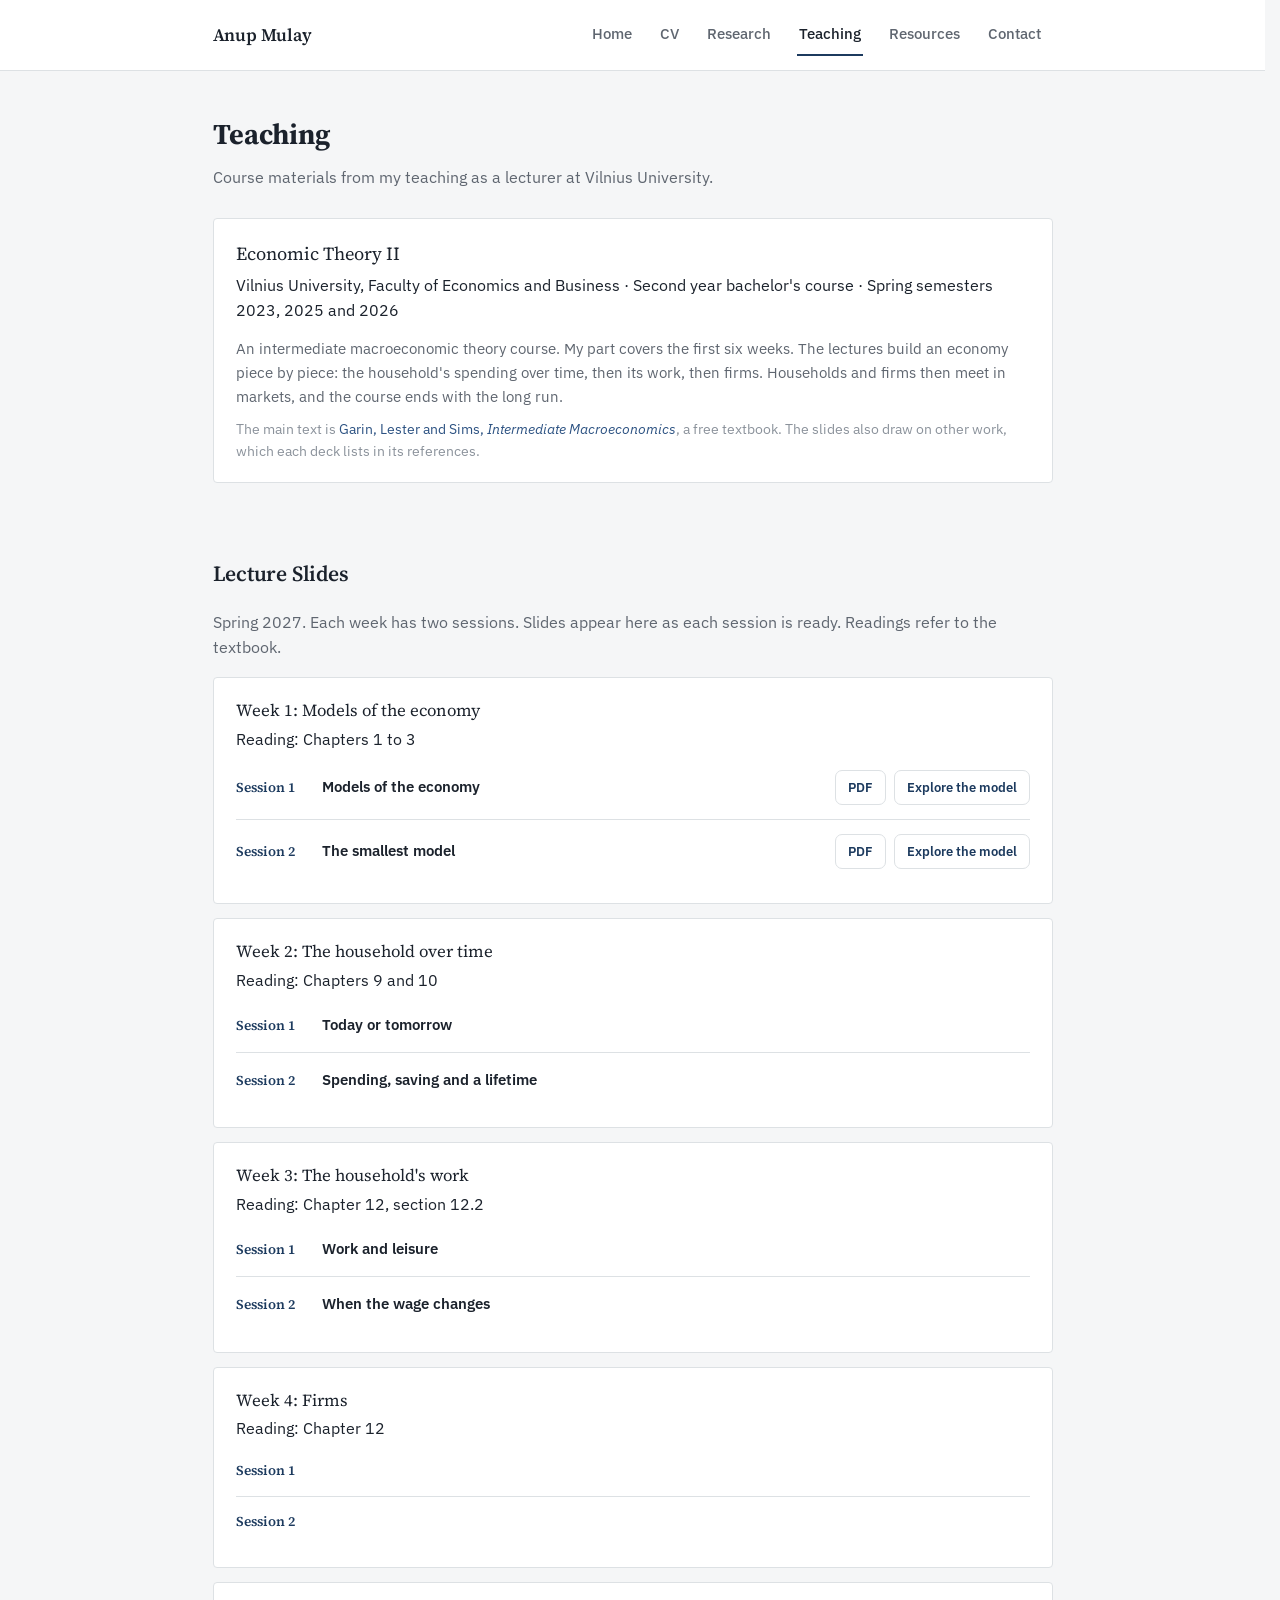
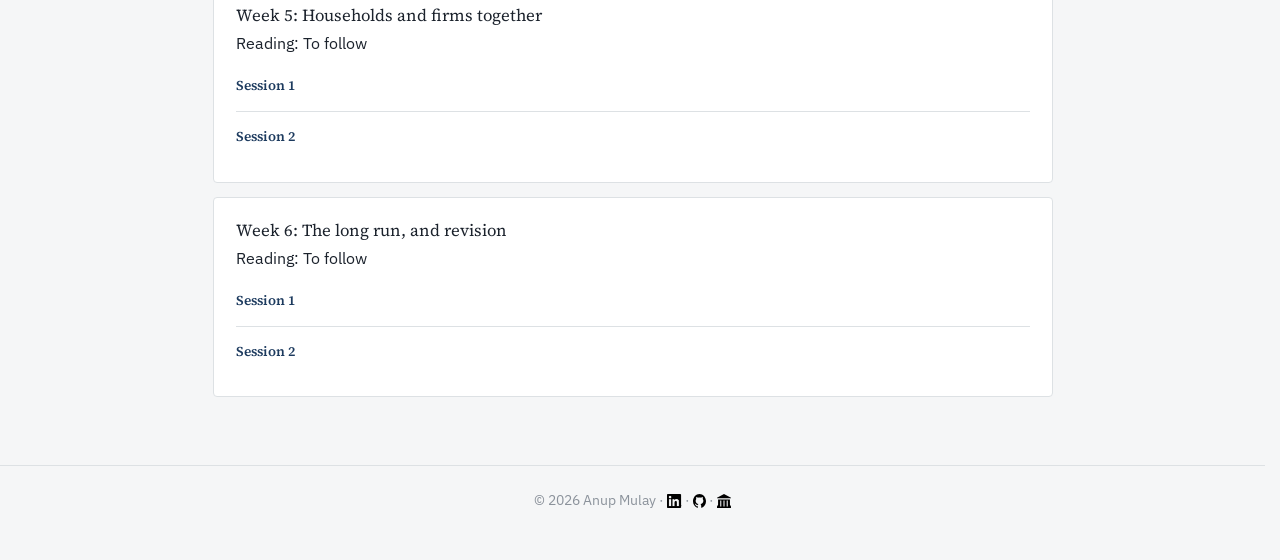
<file: teaching.html>
<!DOCTYPE html>
<html lang="en">
<head>
<meta charset="UTF-8">
<meta name="viewport" content="width=device-width, initial-scale=1.0">
<title>Anup Mulay, Teaching</title>
<meta name="description" content="Teaching materials from Anup Mulay's Economic Theory II course at Vilnius University.">
<link rel="icon" href="data:,">
<link rel="preconnect" href="https://fonts.googleapis.com">
<link rel="preconnect" href="https://fonts.gstatic.com" crossorigin>
<link rel="stylesheet" href="https://fonts.googleapis.com/css2?family=IBM+Plex+Sans:wght@400;500;600;700&family=Source+Serif+4:opsz,wght@8..60,500;8..60,600;8..60,700&display=swap">
<link rel="stylesheet" href="css/style.css?v=7">
</head>
<body>

<header class="site-header">
  <div class="nav-inner">
    <a class="brand" href="index.html">Anup Mulay</a>
    <button class="nav-toggle" aria-label="Toggle navigation">☰</button>
    <nav class="site-nav">
      <ul>
        <li><a href="index.html">Home</a></li>
        <li><a href="cv.html">CV</a></li>
        <li><a href="research.html">Research</a></li>
        <li><a href="teaching.html" class="active">Teaching</a></li>
        <li><a href="resources.html">Resources</a></li>
        <li><a href="contact.html">Contact</a></li>
      </ul>
    </nav>
  </div>
</header>

<main class="wrap">

  <section class="section" style="padding-top:40px;">
    <h1 style="margin:0 0 8px; font-size:1.8rem; font-family:var(--font-display);">Teaching</h1>
    <p style="color:var(--text-muted); margin:0;">Course materials from my teaching as a lecturer at Vilnius University.</p>
  </section>

  <section class="section" style="padding-top:0;">
    <div class="card">
      <p class="paper-title" style="font-family:var(--font-display); font-size:1.15rem; margin:0 0 4px;">Economic Theory II</p>
      <p class="paper-meta" style="margin:0 0 12px;">Vilnius University, Faculty of Economics and Business &middot; Second year bachelor's course &middot; Spring semesters 2023, 2025 and 2026</p>
      <p style="color:var(--text-muted); font-size:0.95rem; margin:0 0 10px;">
        An intermediate macroeconomic theory course. My part covers the first six weeks. The lectures build
        an economy piece by piece: the household's spending over time, then its work, then firms. Households
        and firms then meet in markets, and the course ends with the long run.
      </p>
      <p style="color:var(--text-faint); font-size:0.85rem; margin:0;">
        The main text is <a href="https://juliogarin.com/files/textbook/GLS_Intermediate_Macro.pdf" target="_blank" rel="noopener">Garin, Lester and Sims, <em>Intermediate Macroeconomics</em></a>, a free textbook.
        The slides also draw on other work, which each deck lists in its references.
      </p>
    </div>
  </section>

  <section class="section">
    <h2>Lecture Slides</h2>
    <p style="color:var(--text-muted); margin:0 0 16px;">Spring 2027. Each week has two sessions. Slides appear here as each session is ready. Readings refer to the textbook.</p>
    <div class="card" style="margin-bottom:14px;">
      <p class="paper-title" style="font-family:var(--font-display); font-size:1.05rem; margin:0 0 2px;">Week 1: Models of the economy</p>
      <p class="paper-meta" style="margin:0 0 4px;">Reading: Chapters 1 to 3</p>
      <ul class="lecture-list">
        <li class="lecture-item">
          <span class="lecture-num">Session 1</span>
          <span class="lecture-body">
            <p class="lecture-title">Models of the economy</p>
          </span>
          <span style="display:flex; gap:8px; flex-shrink:0;">
            <a class="lecture-dl" href="assets/teaching/lectures/week1_models_of_the_economy.pdf" target="_blank" rel="noopener">PDF</a>
            <a class="lecture-dl" href="etii/interactive/week1_line_and_tax_cut.html" target="_blank" rel="noopener" title="Explore the model: the line and the tax cut">Explore the model</a>
          </span>
        </li>
        <li class="lecture-item">
          <span class="lecture-num">Session 2</span>
          <span class="lecture-body">
            <p class="lecture-title">The smallest model</p>
          </span>
          <span style="display:flex; gap:8px; flex-shrink:0;">
            <a class="lecture-dl" href="assets/teaching/lectures/week1_session2_the_smallest_model.pdf" target="_blank" rel="noopener">PDF</a>
            <a class="lecture-dl" href="etii/interactive/week1_smallest_model.html" target="_blank" rel="noopener" title="Explore the model: the smallest model of an economy">Explore the model</a>
          </span>
        </li>
      </ul>
    </div>
    <div class="card" style="margin-bottom:14px;">
      <p class="paper-title" style="font-family:var(--font-display); font-size:1.05rem; margin:0 0 2px;">Week 2: The household over time</p>
      <p class="paper-meta" style="margin:0 0 4px;">Reading: Chapters 9 and 10</p>
      <ul class="lecture-list">
        <li class="lecture-item">
          <span class="lecture-num">Session 1</span>
          <span class="lecture-body">
            <p class="lecture-title">Today or tomorrow</p>
          </span>
        </li>
        <li class="lecture-item">
          <span class="lecture-num">Session 2</span>
          <span class="lecture-body">
            <p class="lecture-title">Spending, saving and a lifetime</p>
          </span>
        </li>
      </ul>
    </div>
    <div class="card" style="margin-bottom:14px;">
      <p class="paper-title" style="font-family:var(--font-display); font-size:1.05rem; margin:0 0 2px;">Week 3: The household's work</p>
      <p class="paper-meta" style="margin:0 0 4px;">Reading: Chapter 12, section 12.2</p>
      <ul class="lecture-list">
        <li class="lecture-item">
          <span class="lecture-num">Session 1</span>
          <span class="lecture-body">
            <p class="lecture-title">Work and leisure</p>
          </span>
        </li>
        <li class="lecture-item">
          <span class="lecture-num">Session 2</span>
          <span class="lecture-body">
            <p class="lecture-title">When the wage changes</p>
          </span>
        </li>
      </ul>
    </div>
    <div class="card" style="margin-bottom:14px;">
      <p class="paper-title" style="font-family:var(--font-display); font-size:1.05rem; margin:0 0 2px;">Week 4: Firms</p>
      <p class="paper-meta" style="margin:0 0 4px;">Reading: Chapter 12</p>
      <ul class="lecture-list">
        <li class="lecture-item">
          <span class="lecture-num">Session 1</span>
          <span class="lecture-body">
          </span>
        </li>
        <li class="lecture-item">
          <span class="lecture-num">Session 2</span>
          <span class="lecture-body">
          </span>
        </li>
      </ul>
    </div>
    <div class="card" style="margin-bottom:14px;">
      <p class="paper-title" style="font-family:var(--font-display); font-size:1.05rem; margin:0 0 2px;">Week 5: Households and firms together</p>
      <p class="paper-meta" style="margin:0 0 4px;">Reading: To follow</p>
      <ul class="lecture-list">
        <li class="lecture-item">
          <span class="lecture-num">Session 1</span>
          <span class="lecture-body">
          </span>
        </li>
        <li class="lecture-item">
          <span class="lecture-num">Session 2</span>
          <span class="lecture-body">
          </span>
        </li>
      </ul>
    </div>
    <div class="card">
      <p class="paper-title" style="font-family:var(--font-display); font-size:1.05rem; margin:0 0 2px;">Week 6: The long run, and revision</p>
      <p class="paper-meta" style="margin:0 0 4px;">Reading: To follow</p>
      <ul class="lecture-list">
        <li class="lecture-item">
          <span class="lecture-num">Session 1</span>
          <span class="lecture-body">
          </span>
        </li>
        <li class="lecture-item">
          <span class="lecture-num">Session 2</span>
          <span class="lecture-body">
          </span>
        </li>
      </ul>
    </div>
  </section>

</main>

<footer class="site-footer">
  <div class="wrap">
    &copy; <span id="year"></span> Anup Mulay &middot;
    <a href="https://www.linkedin.com/in/anupmulay1" target="_blank" rel="noopener" title="LinkedIn"><img class="brand-logo" src="assets/images/brand/linkedin-in-black.png" alt="LinkedIn" width="840" height="779"></a> &middot;
    <a href="https://github.com/anupmulay" target="_blank" rel="noopener" title="GitHub"><img class="brand-logo" src="assets/images/brand/github-invertocat-black.svg" alt="GitHub" width="98" height="96"></a> &middot;
    <a href="https://www.lb.lt/en/anup-shamsundar-mulay" target="_blank" rel="noopener" title="Lietuvos bankas"><img class="brand-logo" src="assets/images/icons/bank.svg" alt="Lietuvos bankas" width="26" height="26"></a>
  </div>
</footer>

<script src="js/main.js"></script>
<script>document.getElementById("year").textContent = new Date().getFullYear();</script>
</body>
</html>
</file>
<file: css/style.css>
/* ===== Design tokens: Navy & Slate ===== */
:root {
  --bg: #f5f6f7;
  --surface: #ffffff;
  --border: #dde1e4;
  --text: #1b222c;
  --text-muted: #5f6670;
  --text-faint: #8b929b;
  --accent: #1c3a5e;
  --accent-dark: #142a44;
  --accent-tint: #e4e9ee;
  --link: #2c5282;
  --link-hover: #142a44;
  --shadow: none;
  --shadow-md: none;
  --radius: 4px;
  --max-width: 880px;
  --font-ui: 'IBM Plex Sans', -apple-system, BlinkMacSystemFont, "Segoe UI", Roboto, Helvetica, Arial, sans-serif;
  --font-display: 'Source Serif 4', Georgia, 'Times New Roman', serif;
}

* { box-sizing: border-box; }

html { scroll-behavior: smooth; scrollbar-gutter: stable; }

body {
  margin: 0;
  background: var(--bg);
  color: var(--text);
  font-family: var(--font-ui);
  line-height: 1.6;
  -webkit-font-smoothing: antialiased;
}

a { color: var(--link); text-decoration: none; }
a:hover { color: var(--link-hover); text-decoration: underline; }

img { max-width: 100%; display: block; }

.wrap {
  max-width: var(--max-width);
  margin: 0 auto;
  padding: 0 20px;
}

/* ===== Header / Nav ===== */
header.site-header {
  position: sticky;
  top: 0;
  z-index: 10;
  background: var(--surface);
  border-bottom: 1px solid var(--border);
}

.nav-inner {
  max-width: var(--max-width);
  margin: 0 auto;
  padding: 14px 20px;
  display: flex;
  align-items: center;
  justify-content: space-between;
}

.brand {
  font-family: var(--font-display);
  font-weight: 600;
  font-size: 1.1rem;
  color: var(--text);
  letter-spacing: -0.01em;
}
.brand:hover { color: var(--text); text-decoration: none; }

nav.site-nav ul {
  list-style: none;
  display: flex;
  gap: 4px;
  margin: 0;
  padding: 0;
}

nav.site-nav a {
  color: var(--text-muted);
  font-size: 0.92rem;
  font-weight: 500;
  padding: 8px 2px;
  margin: 0 10px;
  border-bottom: 2px solid transparent;
  display: inline-block;
}

nav.site-nav a:hover {
  color: var(--text);
  text-decoration: none;
  border-bottom-color: var(--border);
}

nav.site-nav a.active {
  color: var(--text);
  border-bottom-color: var(--accent);
}

.nav-toggle {
  display: none;
  background: none;
  border: 1px solid var(--border);
  border-radius: 8px;
  padding: 7px 10px;
  color: var(--text);
  font-size: 1rem;
  cursor: pointer;
}

@media (max-width: 640px) {
  .nav-toggle { display: block; }
  nav.site-nav {
    display: none;
    width: 100%;
  }
  nav.site-nav.open { display: block; }
  nav.site-nav ul {
    flex-direction: column;
    gap: 2px;
    padding: 8px 0 14px;
  }
  nav.site-nav a {
    margin: 0;
    border-bottom: none;
    border-left: 2px solid transparent;
    padding: 8px 12px;
  }
  nav.site-nav a:hover { border-left-color: var(--border); }
  nav.site-nav a.active { border-left-color: var(--accent); }
  .nav-inner { flex-wrap: wrap; }
}

/* ===== Hero ===== */
.hero {
  padding: 56px 0 32px;
  border-bottom: 1px solid var(--border);
}

.hero-grid {
  display: flex;
  align-items: center;
  gap: 36px;
}

.avatar {
  width: 152px;
  height: 152px;
  border-radius: 50%;
  object-fit: cover;
  border: 1px solid var(--border);
  flex-shrink: 0;
}

.avatar-fallback {
  width: 128px;
  height: 128px;
  border-radius: 50%;
  background: var(--accent);
  color: #fff;
  display: flex;
  align-items: center;
  justify-content: center;
  font-size: 2.2rem;
  font-weight: 700;
  flex-shrink: 0;
  box-shadow: var(--shadow-md);
}

.hero h1 {
  font-family: var(--font-display);
  font-weight: 600;
  margin: 0 0 6px;
  font-size: 2.1rem;
  letter-spacing: -0.01em;
}

.hero .role {
  margin: 0 0 10px;
  color: var(--text-muted);
  font-size: 1.08rem;
  font-weight: 500;
  line-height: 1.5;
}

@media (max-width: 560px) {
  .hero-grid { flex-direction: column; text-align: center; align-items: center; }
}

/* ===== Bio ===== */
.bio-text p {
  color: #4e5560;
  font-size: 1rem;
  line-height: 1.75;
  max-width: 68ch;
  margin: 0 0 18px;
  text-align: left;
}
.bio-text p:last-child { margin-bottom: 0; }

.interests {
  margin: 26px 0 0;
  padding-top: 20px;
  border-top: 1px solid var(--border);
  color: var(--text-muted);
  font-size: 0.92rem;
  max-width: 68ch;
}
.interests-label {
  display: block;
  text-transform: uppercase;
  letter-spacing: 0.06em;
  font-size: 0.72rem;
  font-weight: 600;
  color: var(--accent);
  margin-bottom: 6px;
}

.more-links {
  margin: 20px 0 0;
  color: var(--text-muted);
  font-size: 0.95rem;
  max-width: 68ch;
}

/* ===== Section / cards ===== */
.section { padding: 28px 0; }
.section h2 {
  font-family: var(--font-display);
  font-weight: 600;
  font-size: 1.35rem;
  letter-spacing: -0.01em;
  margin-bottom: 18px;
}

.card {
  background: var(--surface);
  border: 1px solid var(--border);
  border-radius: var(--radius);
  padding: 20px 22px;
  box-shadow: var(--shadow);
}

.card + .card { margin-top: 14px; }

/* ===== Timeline (CV) ===== */
.timeline-item {
  border-left: 2px solid var(--border);
  padding: 2px 0 24px 22px;
  position: relative;
}
.timeline-item::before {
  content: "";
  position: absolute;
  left: -6px;
  top: 4px;
  width: 10px;
  height: 10px;
  border-radius: 50%;
  background: var(--accent);
}
.timeline-item:last-child { padding-bottom: 2px; }

.timeline-item h3 {
  font-family: var(--font-display);
  font-weight: 600;
  margin: 0 0 2px;
  font-size: 1.05rem;
}
.timeline-item .org {
  color: var(--accent-dark);
  font-weight: 600;
  font-size: 0.92rem;
}
.timeline-item .meta {
  color: var(--text-faint);
  font-size: 0.82rem;
  margin: 2px 0 8px;
}
.timeline-item ul {
  margin: 6px 0 0;
  padding-left: 18px;
  color: var(--text-muted);
  font-size: 0.92rem;
}
.timeline-item p {
  color: var(--text-muted);
  font-size: 0.92rem;
  margin: 6px 0 0;
}
/* a second dated part under the same heading (e.g. two research assistant posts) */
.timeline-item ul + .org,
.timeline-item p + .org { margin-top: 14px; }

/* ===== Buttons ===== */
.btn {
  display: inline-flex;
  align-items: center;
  gap: 6px;
  background: var(--accent);
  color: #fff;
  font-weight: 600;
  font-size: 0.9rem;
  padding: 10px 18px;
  border-radius: 8px;
  box-shadow: var(--shadow);
}
.btn:hover { background: var(--accent-dark); color: #fff; text-decoration: none; }

.btn-outline {
  background: transparent;
  color: var(--accent-dark);
  border: 1px solid var(--accent);
}
.btn-outline:hover { background: var(--accent-tint); color: var(--accent-dark); }

/* ===== Research cards ===== */
.paper .paper-title {
  font-family: var(--font-display);
  font-size: 1.1rem;
  font-weight: 600;
  margin: 0 0 4px;
}
.paper .paper-meta {
  color: var(--text-faint);
  font-size: 0.85rem;
  margin: 0 0 10px;
}
.paper .status {
  display: block;
  font-size: 0.85rem;
  font-style: italic;
  color: var(--text-muted);
  margin-bottom: 6px;
}
.paper p { color: var(--text-muted); margin: 0 0 10px; font-size: 0.95rem; }

/* ===== Teaching ===== */
.lecture-list {
  list-style: none;
  margin: 0;
  padding: 0;
}
.lecture-item {
  display: flex;
  align-items: baseline;
  justify-content: space-between;
  gap: 16px;
  padding: 14px 0;
  border-bottom: 1px solid var(--border);
}
.lecture-item:last-child { border-bottom: none; }
.lecture-num {
  font-family: var(--font-display);
  color: var(--accent);
  font-weight: 600;
  font-size: 0.85rem;
  flex-shrink: 0;
  width: 70px;
}
.lecture-body { flex: 1; min-width: 0; }
.lecture-title { font-weight: 600; font-size: 0.95rem; margin: 0 0 2px; }
.lecture-topics { color: var(--text-faint); font-size: 0.82rem; margin: 0; }
.lecture-dl {
  flex-shrink: 0;
  font-size: 0.82rem;
  font-weight: 600;
  color: var(--accent);
  padding: 6px 12px;
  border: 1px solid var(--border);
  border-radius: 7px;
}
.lecture-dl:hover { background: var(--accent-tint); text-decoration: none; }

/* ===== Resource lists ===== */
.resource-list {
  list-style: none;
  margin: 0;
  padding: 0;
}
.resource-list li {
  padding: 10px 0;
  border-bottom: 1px solid var(--border);
  font-size: 0.95rem;
}
.resource-list li:last-child { border-bottom: none; }
.resource-list a { font-weight: 600; }
.resource-list .url {
  display: block;
  color: var(--text-faint);
  font-size: 0.8rem;
  margin-top: 2px;
}

/* ===== Contact ===== */
.contact-grid {
  display: flex;
  flex-wrap: wrap;
  gap: 12px;
}
/* One small square box per contact, just large enough for its icon. */
.contact-card {
  background: var(--surface);
  border: 1px solid var(--border);
  border-radius: var(--radius);
  box-shadow: var(--shadow);
  width: 56px;
  height: 56px;
  display: flex;
  align-items: center;
  justify-content: center;
  flex-shrink: 0;
}
.contact-card:hover {
  border-color: var(--text-faint);
}
.contact-card img {
  height: 30px;
  width: auto;
}
.contact-card img.mail-icon {
  height: 26px;
}

/* ===== Footer ===== */
footer.site-footer {
  border-top: 1px solid var(--border);
  margin-top: 40px;
  padding: 24px 0 48px;
  color: var(--text-faint);
  font-size: 0.85rem;
  text-align: center;
}
footer.site-footer a { color: var(--text-muted); }

/* ===== Brand logos: official LinkedIn and GitHub files, unaltered, in black ===== */
.brand-logo {
  display: inline-block;
  height: 1em;
  width: auto;
  vertical-align: -0.15em;
}
</file>
